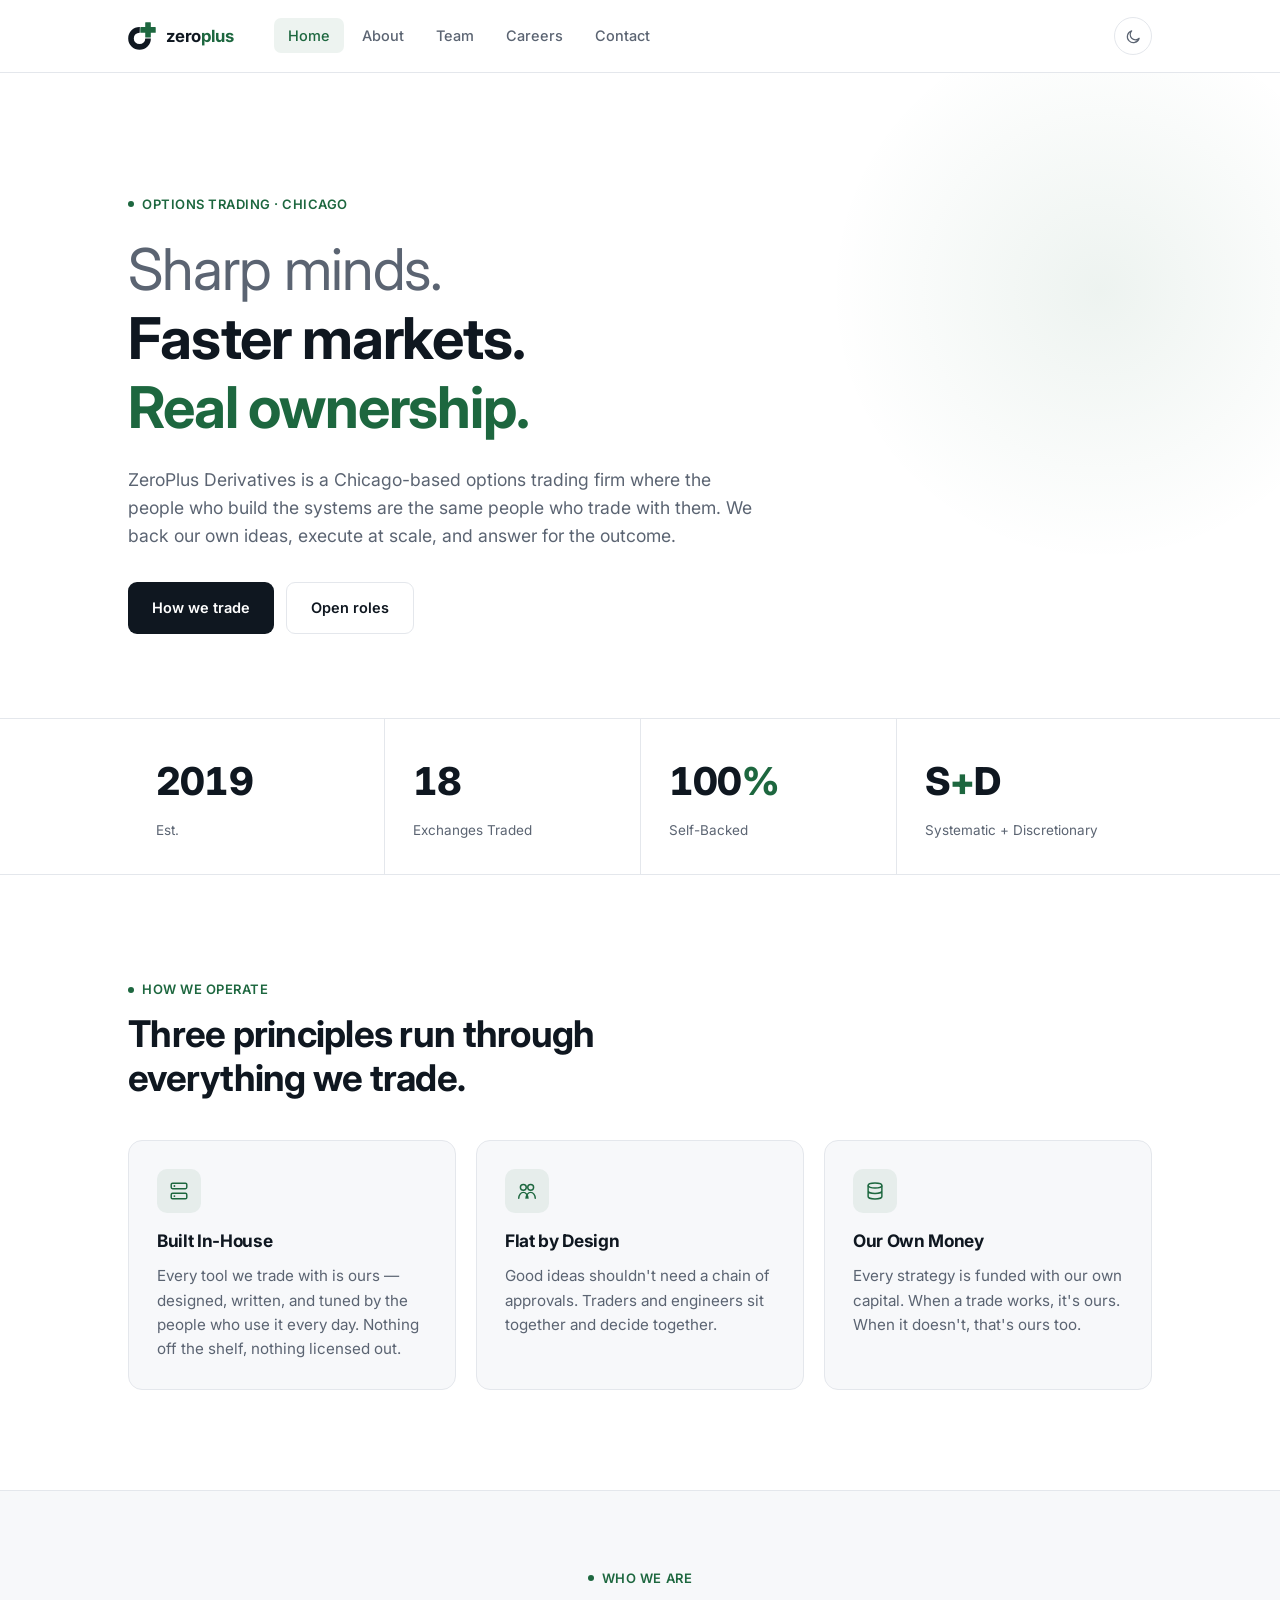
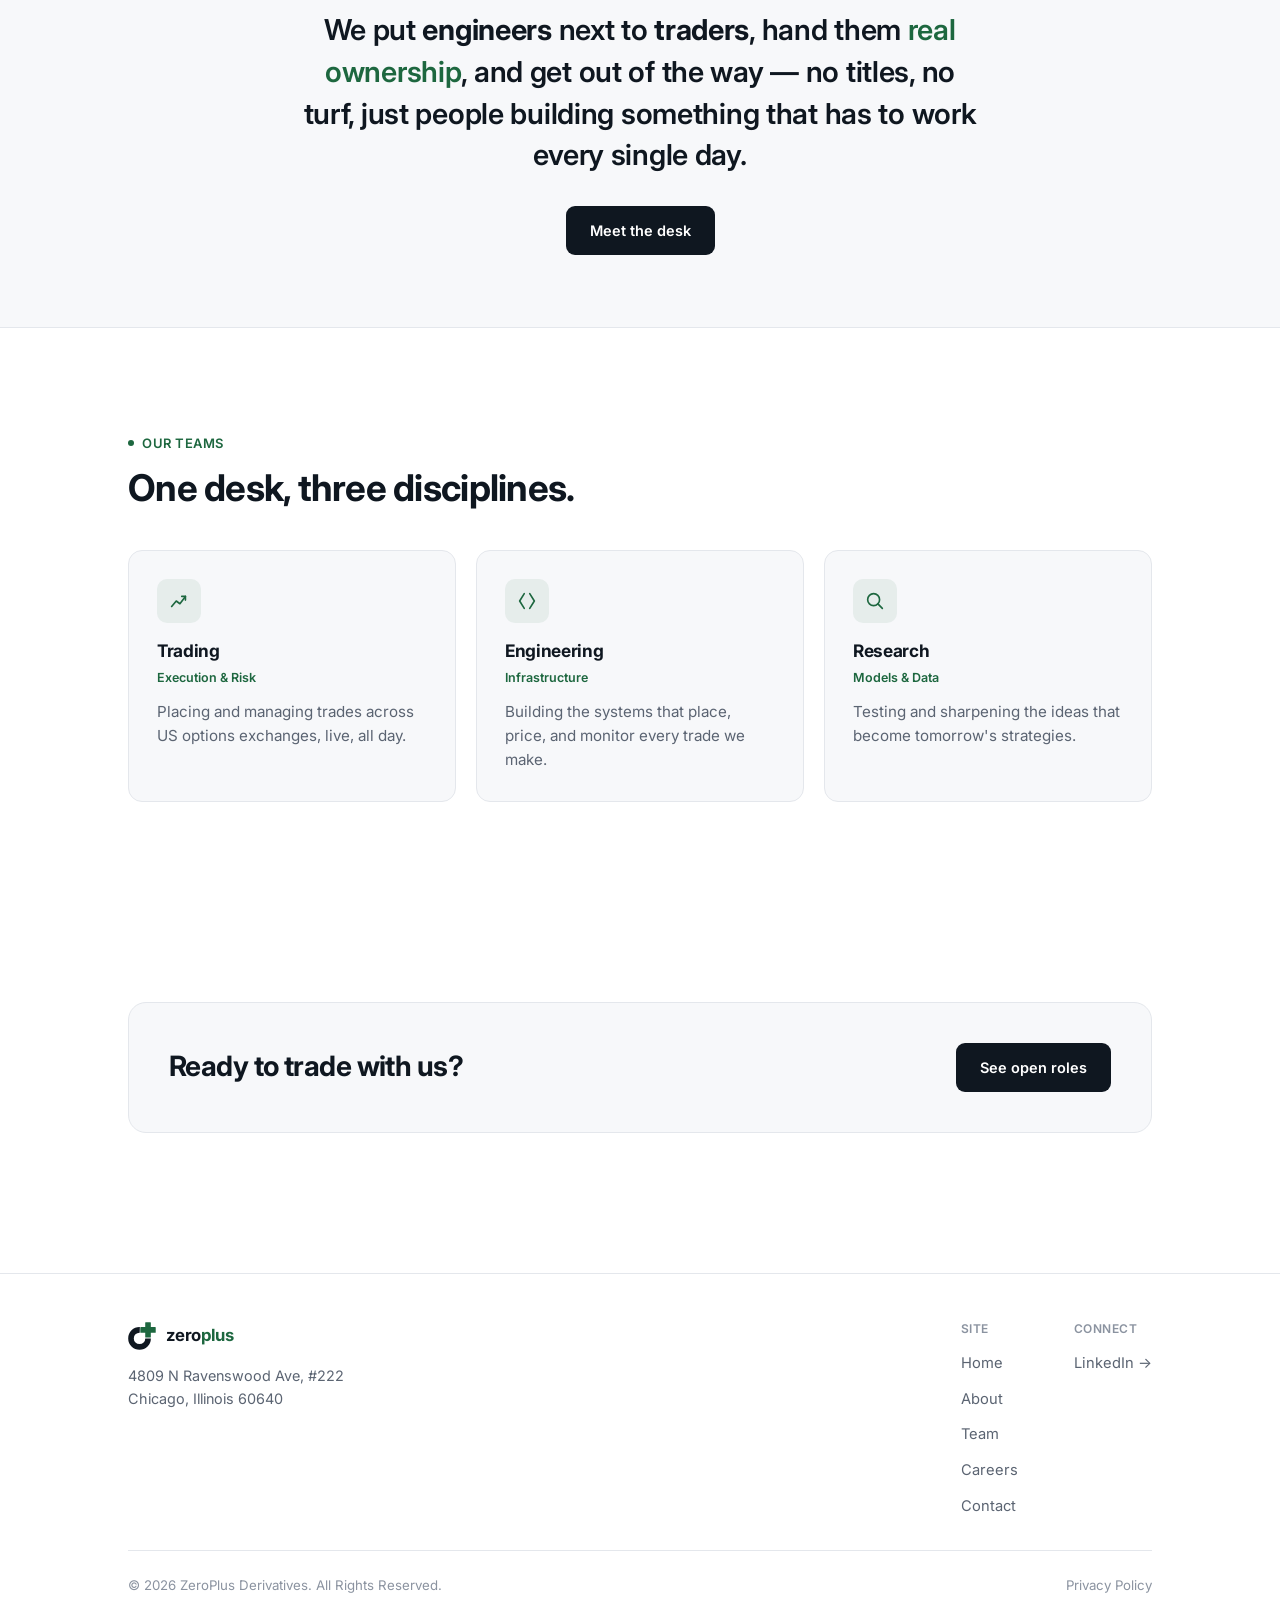
<file: index.html>
<!DOCTYPE html>
<html lang="en">
<head>
<meta charset="UTF-8">
<meta name="viewport" content="width=device-width, initial-scale=1.0">
<title>ZeroPlus Derivatives</title>
<meta name="description" content="ZeroPlus Derivatives is a Chicago-based options trading firm where traders and engineers build the systems they trade with, and fund every strategy themselves.">
<link rel="icon" href="assets/logo-mark.png">
<link rel="stylesheet" href="css/theme.css">
</head>
<body>

<nav class="site-nav" aria-label="Primary">
  <div class="wrap bar">
    <a href="index.html" class="brand">
      <svg viewBox="0 0 100 100" xmlns="http://www.w3.org/2000/svg" aria-hidden="true">
        <circle cx="41.2" cy="58.5" r="30.5" fill="none" stroke-width="20" stroke-dasharray="143.73 47.91" style="stroke: var(--ink);"/>
        <g transform="translate(71.5 28.2)">
          <rect x="-10" y="-27.5" width="20" height="55" rx="2" style="fill: var(--accent);"/>
          <rect x="-27.5" y="-10" width="55" height="20" rx="2" style="fill: var(--accent);"/>
        </g>
      </svg>
      <span class="word">zero<span class="g">plus</span></span>
    </a>
    <ul class="nav-links">
      <li><a href="index.html" class="is-active">Home</a></li>
      <li><a href="about.html">About</a></li>
      <li><a href="team.html">Team</a></li>
      <li><a href="careers.html">Careers</a></li>
      <li><a href="contact.html">Contact</a></li>
    </ul>
    <div class="nav-right">
      <button class="theme-toggle" aria-label="Toggle light and dark mode">
        <svg class="icon-moon" viewBox="0 0 24 24" fill="none"><path d="M20 14.5A8.5 8.5 0 1 1 9.5 4a7 7 0 0 0 10.5 10.5Z" stroke="currentColor" stroke-width="1.7" stroke-linejoin="round"/></svg>
        <svg class="icon-sun" viewBox="0 0 24 24" fill="none"><circle cx="12" cy="12" r="4.2" stroke="currentColor" stroke-width="1.7"/><path d="M12 2.5v2.3M12 19.2v2.3M4.9 4.9l1.6 1.6M17.5 17.5l1.6 1.6M2.5 12h2.3M19.2 12h2.3M4.9 19.1l1.6-1.6M17.5 6.5l1.6-1.6" stroke="currentColor" stroke-width="1.7" stroke-linecap="round"/></svg>
      </button>
      <button class="nav-toggle-mobile" aria-label="Toggle menu" aria-expanded="false">
        <svg width="18" height="14" viewBox="0 0 18 14" fill="none" xmlns="http://www.w3.org/2000/svg">
          <path d="M0 1H18M0 7H18M0 13H18" stroke="currentColor" stroke-width="1.6"/>
        </svg>
      </button>
    </div>
  </div>
</nav>

<div class="main">
<main>

  <!-- HERO -->
  <section class="hero">
    <div class="hero-glow" aria-hidden="true"></div>
    <div class="wrap">
      <div class="hero-inner">
        <span class="eyebrow">Options Trading &middot; Chicago</span>
        <h1><span class="thin">Sharp minds.</span>Faster markets.<span class="accent">Real ownership.</span></h1>
        <p class="lede">ZeroPlus Derivatives is a Chicago-based options trading firm where the people who build the systems are the same people who trade with them. We back our own ideas, execute at scale, and answer for the outcome.</p>
        <div class="cta-row">
          <a href="about.html" class="btn btn-solid">How we trade</a>
          <a href="careers.html" class="btn btn-line">Open roles</a>
        </div>
      </div>
    </div>
  </section>

  <!-- STATS -->
  <div class="stat-strip">
    <div class="wrap">
      <div class="stat-grid">
        <div class="stat-cell"><div class="val" data-target="2019">0</div><div class="lbl">Est.</div></div>
        <div class="stat-cell"><div class="val" data-target="18">0</div><div class="lbl">Exchanges Traded</div></div>
        <div class="stat-cell"><div class="val" data-target="100"><span>0</span><span class="u">%</span></div><div class="lbl">Self-Backed</div></div>
        <div class="stat-cell"><div class="val">S<span class="u">+</span>D</div><div class="lbl">Systematic + Discretionary</div></div>
      </div>
    </div>
  </div>

  <!-- HOW WE OPERATE -->
  <section class="block reveal">
    <div class="wrap">
      <div class="section-head">
        <span class="eyebrow">How We Operate</span>
        <h2>Three principles run through everything we trade.</h2>
      </div>
      <div class="card-grid">
        <div class="card">
          <div class="card-icon"><svg viewBox="0 0 24 24" fill="none"><rect x="3.5" y="3.5" width="17" height="6" rx="1.5" stroke="currentColor" stroke-width="1.6"/><rect x="3.5" y="14.5" width="17" height="6" rx="1.5" stroke="currentColor" stroke-width="1.6"/><path d="M7 6.5h.01M7 17.5h.01" stroke="currentColor" stroke-width="2" stroke-linecap="round"/></svg></div>
          <h3>Built In-House</h3>
          <p>Every tool we trade with is ours &mdash; designed, written, and tuned by the people who use it every day. Nothing off the shelf, nothing licensed out.</p>
        </div>
        <div class="card">
          <div class="card-icon"><svg viewBox="0 0 24 24" fill="none"><circle cx="8" cy="8" r="3.2" stroke="currentColor" stroke-width="1.6"/><circle cx="16" cy="8" r="3.2" stroke="currentColor" stroke-width="1.6"/><path d="M3 20c0-3.6 2.3-6.5 5-6.5s5 2.9 5 6.5M11 20c0-3.6 2.3-6.5 5-6.5s5 2.9 5 6.5" stroke="currentColor" stroke-width="1.6" stroke-linecap="round"/></svg></div>
          <h3>Flat by Design</h3>
          <p>Good ideas shouldn't need a chain of approvals. Traders and engineers sit together and decide together.</p>
        </div>
        <div class="card">
          <div class="card-icon"><svg viewBox="0 0 24 24" fill="none"><ellipse cx="12" cy="6" rx="7.5" ry="2.8" stroke="currentColor" stroke-width="1.6"/><path d="M4.5 6v6c0 1.5 3.4 2.8 7.5 2.8s7.5-1.3 7.5-2.8V6M4.5 12v6c0 1.5 3.4 2.8 7.5 2.8s7.5-1.3 7.5-2.8v-6" stroke="currentColor" stroke-width="1.6"/></svg></div>
          <h3>Our Own Money</h3>
          <p>Every strategy is funded with our own capital. When a trade works, it's ours. When it doesn't, that's ours too.</p>
        </div>
      </div>
    </div>
  </section>

  <!-- STATEMENT -->
  <section class="statement reveal">
    <div class="wrap">
      <span class="eyebrow">Who We Are</span>
      <blockquote>We put <strong>engineers</strong> next to <strong>traders</strong>, hand them <span class="accent">real ownership</span>, and get out of the way &mdash; no titles, no turf, just people building something that has to work every single day.</blockquote>
      <div class="cta-row">
        <a href="team.html" class="btn btn-solid">Meet the desk</a>
      </div>
    </div>
  </section>

  <!-- TEAM PREVIEW -->
  <section class="block reveal">
    <div class="wrap">
      <div class="section-head">
        <span class="eyebrow">Our Teams</span>
        <h2>One desk, three disciplines.</h2>
      </div>
      <div class="card-grid">
        <div class="card">
          <div class="card-icon"><svg viewBox="0 0 24 24" fill="none"><path d="M4 18l5-6 4 3 6-8" stroke="currentColor" stroke-width="1.8" stroke-linecap="round" stroke-linejoin="round"/><path d="M15 7h4v4" stroke="currentColor" stroke-width="1.8" stroke-linecap="round" stroke-linejoin="round"/></svg></div>
          <h3>Trading</h3>
          <span class="role">Execution &amp; Risk</span>
          <p>Placing and managing trades across US options exchanges, live, all day.</p>
        </div>
        <div class="card">
          <div class="card-icon"><svg viewBox="0 0 24 24" fill="none"><path d="M9 4l-5 8 5 8M15 4l5 8-5 8" stroke="currentColor" stroke-width="1.8" stroke-linecap="round" stroke-linejoin="round"/></svg></div>
          <h3>Engineering</h3>
          <span class="role">Infrastructure</span>
          <p>Building the systems that place, price, and monitor every trade we make.</p>
        </div>
        <div class="card">
          <div class="card-icon"><svg viewBox="0 0 24 24" fill="none"><circle cx="10.5" cy="10.5" r="6.5" stroke="currentColor" stroke-width="1.8"/><path d="M20 20l-4.8-4.8" stroke="currentColor" stroke-width="1.8" stroke-linecap="round"/></svg></div>
          <h3>Research</h3>
          <span class="role">Models &amp; Data</span>
          <p>Testing and sharpening the ideas that become tomorrow's strategies.</p>
        </div>
      </div>
    </div>
  </section>

  <!-- CTA -->
  <section class="block reveal">
    <div class="wrap">
      <div class="cta-band">
        <h2>Ready to trade with us?</h2>
        <a href="careers.html" class="btn btn-solid">See open roles</a>
      </div>
    </div>
  </section>

</main>
</div>

<footer class="site-foot">
  <div class="wrap">
    <div class="foot-top">
      <div class="foot-brand">
        <a href="index.html" class="brand" style="margin-bottom: 4px;">
          <svg viewBox="0 0 100 100" xmlns="http://www.w3.org/2000/svg" aria-hidden="true">
            <circle cx="41.2" cy="58.5" r="30.5" fill="none" stroke-width="20" stroke-dasharray="143.73 47.91" style="stroke: var(--ink);"/>
            <g transform="translate(71.5 28.2)">
              <rect x="-10" y="-27.5" width="20" height="55" rx="2" style="fill: var(--accent);"/>
              <rect x="-27.5" y="-10" width="55" height="20" rx="2" style="fill: var(--accent);"/>
            </g>
          </svg>
          <span class="word">zero<span class="g">plus</span></span>
        </a>
        <address>4809 N Ravenswood Ave, #222<br>Chicago, Illinois 60640</address>
      </div>
      <div class="foot-nav">
        <div>
          <h4>Site</h4>
          <ul>
            <li><a href="index.html">Home</a></li>
            <li><a href="about.html">About</a></li>
            <li><a href="team.html">Team</a></li>
            <li><a href="careers.html">Careers</a></li>
            <li><a href="contact.html">Contact</a></li>
          </ul>
        </div>
        <div>
          <h4>Connect</h4>
          <ul>
            <li><a href="https://www.linkedin.com/company/zeroplus-derivatives-llc/" target="_blank" rel="noopener">LinkedIn &rarr;</a></li>
          </ul>
        </div>
      </div>
    </div>
    <div class="foot-bottom">
      <span>&copy; 2026 ZeroPlus Derivatives. All Rights Reserved.</span>
      <a href="#">Privacy Policy</a>
    </div>
  </div>
</footer>

<script src="js/main.js"></script>
</body>
</html>
</file>
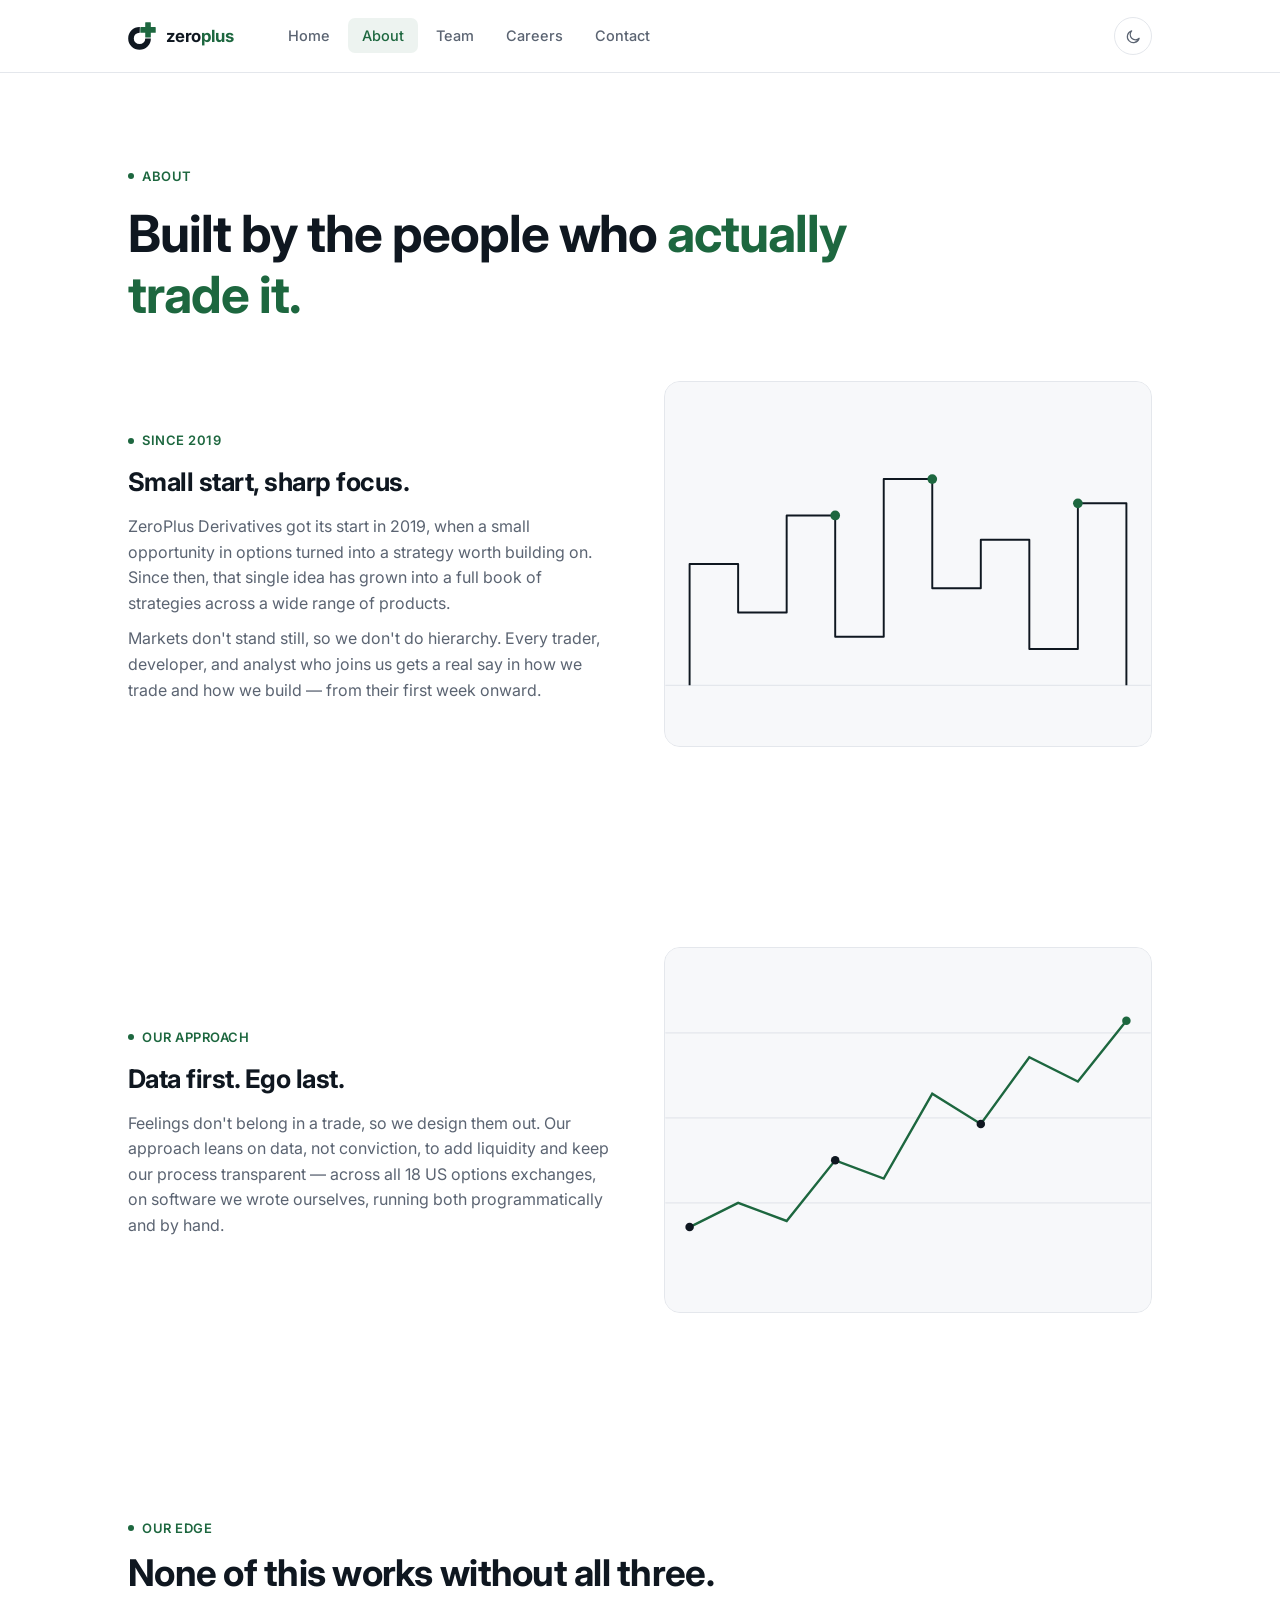
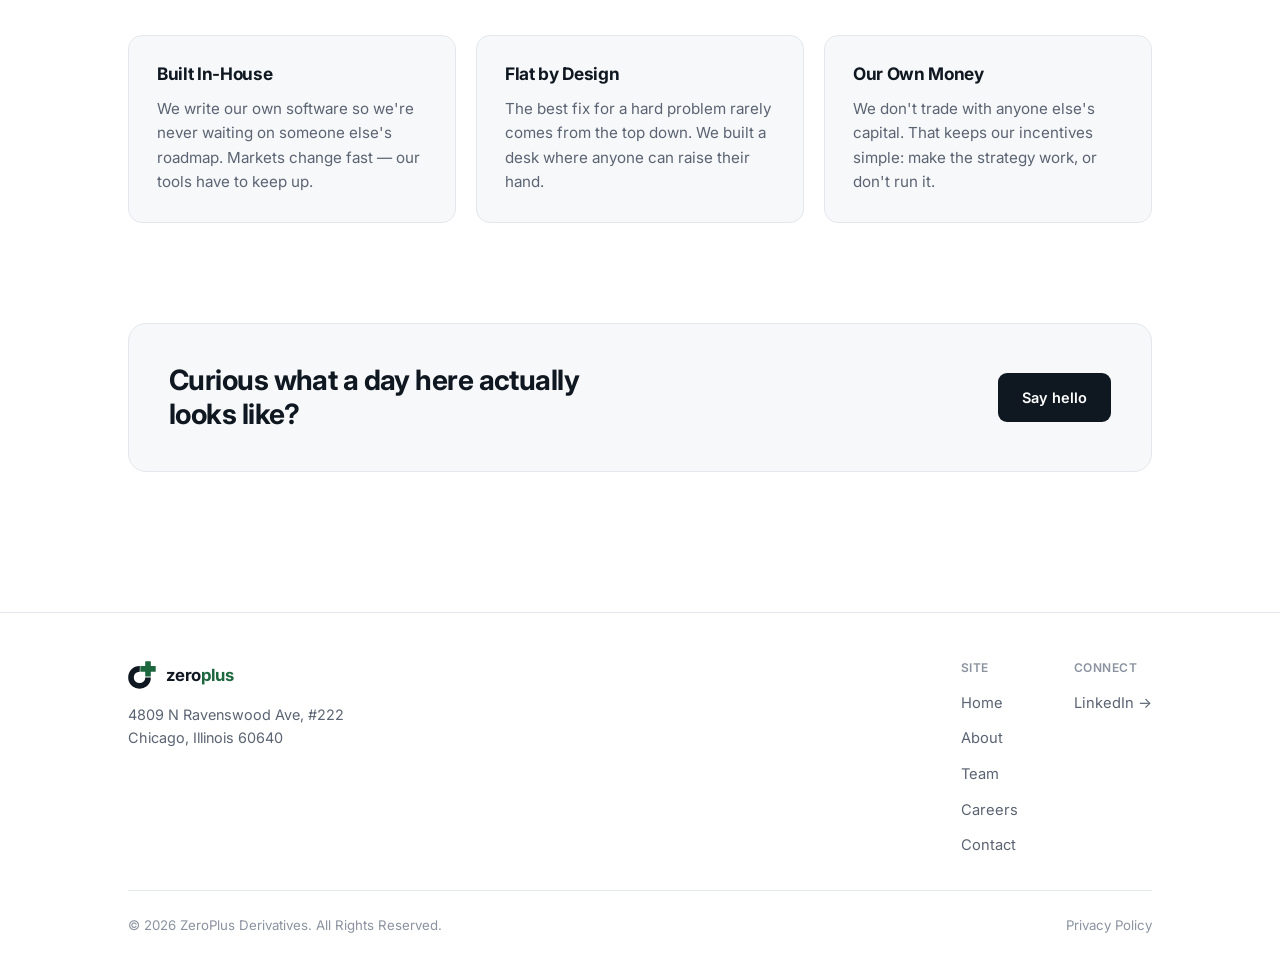
<file: about.html>
<!DOCTYPE html>
<html lang="en">
<head>
<meta charset="UTF-8">
<meta name="viewport" content="width=device-width, initial-scale=1.0">
<title>About &mdash; ZeroPlus Derivatives</title>
<meta name="description" content="ZeroPlus Derivatives has traded its own capital across 18 US options exchanges since 2019, on software built entirely in-house.">
<link rel="icon" href="assets/logo-mark.png">
<link rel="stylesheet" href="css/theme.css">
</head>
<body>

<nav class="site-nav" aria-label="Primary">
  <div class="wrap bar">
    <a href="index.html" class="brand">
      <svg viewBox="0 0 100 100" xmlns="http://www.w3.org/2000/svg" aria-hidden="true">
        <circle cx="41.2" cy="58.5" r="30.5" fill="none" stroke-width="20" stroke-dasharray="143.73 47.91" style="stroke: var(--ink);"/>
        <g transform="translate(71.5 28.2)">
          <rect x="-10" y="-27.5" width="20" height="55" rx="2" style="fill: var(--accent);"/>
          <rect x="-27.5" y="-10" width="55" height="20" rx="2" style="fill: var(--accent);"/>
        </g>
      </svg>
      <span class="word">zero<span class="g">plus</span></span>
    </a>
    <ul class="nav-links">
      <li><a href="index.html">Home</a></li>
      <li><a href="about.html" class="is-active">About</a></li>
      <li><a href="team.html">Team</a></li>
      <li><a href="careers.html">Careers</a></li>
      <li><a href="contact.html">Contact</a></li>
    </ul>
    <div class="nav-right">
      <button class="theme-toggle" aria-label="Toggle light and dark mode">
        <svg class="icon-moon" viewBox="0 0 24 24" fill="none"><path d="M20 14.5A8.5 8.5 0 1 1 9.5 4a7 7 0 0 0 10.5 10.5Z" stroke="currentColor" stroke-width="1.7" stroke-linejoin="round"/></svg>
        <svg class="icon-sun" viewBox="0 0 24 24" fill="none"><circle cx="12" cy="12" r="4.2" stroke="currentColor" stroke-width="1.7"/><path d="M12 2.5v2.3M12 19.2v2.3M4.9 4.9l1.6 1.6M17.5 17.5l1.6 1.6M2.5 12h2.3M19.2 12h2.3M4.9 19.1l1.6-1.6M17.5 6.5l1.6-1.6" stroke="currentColor" stroke-width="1.7" stroke-linecap="round"/></svg>
      </button>
      <button class="nav-toggle-mobile" aria-label="Toggle menu" aria-expanded="false">
        <svg width="18" height="14" viewBox="0 0 18 14" fill="none" xmlns="http://www.w3.org/2000/svg">
          <path d="M0 1H18M0 7H18M0 13H18" stroke="currentColor" stroke-width="1.6"/>
        </svg>
      </button>
    </div>
  </div>
</nav>

<div class="main">
<main>

  <!-- PAGE INTRO -->
  <section class="wrap" style="padding-top: clamp(56px, 8vw, 88px); padding-bottom: clamp(40px, 6vw, 56px);">
    <span class="eyebrow">About</span>
    <h1 style="margin-top:16px; font-size: clamp(2rem, 4.4vw, 3.2rem); max-width: 780px;">Built by the people who <span style="color: var(--accent);">actually trade it.</span></h1>
  </section>

  <!-- SINCE 2019 -->
  <section class="block reveal" style="padding-top:0;">
    <div class="wrap">
      <div class="split">
        <div class="split-text">
          <span class="eyebrow">Since 2019</span>
          <h3 style="margin-top:16px;">Small start, sharp focus.</h3>
          <p>ZeroPlus Derivatives got its start in 2019, when a small opportunity in options turned into a strategy worth building on. Since then, that single idea has grown into a full book of strategies across a wide range of products.</p>
          <p>Markets don't stand still, so we don't do hierarchy. Every trader, developer, and analyst who joins us gets a real say in how we trade and how we build &mdash; from their first week onward.</p>
        </div>
        <div class="art-panel">
          <svg viewBox="0 0 400 300" aria-hidden="true">
            <rect width="400" height="300" style="fill: var(--surface);"/>
            <g style="stroke: var(--line);" stroke-width="1">
              <line x1="0" y1="250" x2="400" y2="250"/>
            </g>
            <polyline points="20,250 20,150 60,150 60,190 100,190 100,110 140,110 140,210 180,210 180,80 220,80 220,170 260,170 260,130 300,130 300,220 340,220 340,100 380,100 380,250"
              fill="none" style="stroke: var(--ink);" stroke-width="1.6" stroke-linejoin="round"/>
            <circle cx="140" cy="110" r="4" style="fill: var(--accent);"/>
            <circle cx="220" cy="80" r="4" style="fill: var(--accent);"/>
            <circle cx="340" cy="100" r="4" style="fill: var(--accent);"/>
          </svg>
        </div>
      </div>
    </div>
  </section>

  <!-- OUR APPROACH -->
  <section class="block reveal">
    <div class="wrap">
      <div class="split reverse">
        <div class="art-panel">
          <svg viewBox="0 0 400 300" aria-hidden="true">
            <rect width="400" height="300" style="fill: var(--surface);"/>
            <g style="stroke: var(--line);" stroke-width="1">
              <line x1="0" y1="70" x2="400" y2="70"/>
              <line x1="0" y1="140" x2="400" y2="140"/>
              <line x1="0" y1="210" x2="400" y2="210"/>
            </g>
            <polyline points="20,230 60,210 100,225 140,175 180,190 220,120 260,145 300,90 340,110 380,60"
              fill="none" style="stroke: var(--accent);" stroke-width="2"/>
            <circle cx="20" cy="230" r="3.5" style="fill: var(--ink);"/>
            <circle cx="140" cy="175" r="3.5" style="fill: var(--ink);"/>
            <circle cx="260" cy="145" r="3.5" style="fill: var(--ink);"/>
            <circle cx="380" cy="60" r="3.5" style="fill: var(--accent);"/>
          </svg>
        </div>
        <div class="split-text">
          <span class="eyebrow">Our Approach</span>
          <h3 style="margin-top:16px;">Data first. Ego last.</h3>
          <p>Feelings don't belong in a trade, so we design them out. Our approach leans on data, not conviction, to add liquidity and keep our process transparent &mdash; across all 18 US options exchanges, on software we wrote ourselves, running both programmatically and by hand.</p>
        </div>
      </div>
    </div>
  </section>

  <!-- OUR EDGE -->
  <section class="block reveal">
    <div class="wrap">
      <div class="section-head">
        <span class="eyebrow">Our Edge</span>
        <h2>None of this works without all three.</h2>
      </div>
      <div class="card-grid">
        <div class="card">
          <h3>Built In-House</h3>
          <p>We write our own software so we're never waiting on someone else's roadmap. Markets change fast &mdash; our tools have to keep up.</p>
        </div>
        <div class="card">
          <h3>Flat by Design</h3>
          <p>The best fix for a hard problem rarely comes from the top down. We built a desk where anyone can raise their hand.</p>
        </div>
        <div class="card">
          <h3>Our Own Money</h3>
          <p>We don't trade with anyone else's capital. That keeps our incentives simple: make the strategy work, or don't run it.</p>
        </div>
      </div>
    </div>
  </section>

  <!-- CTA -->
  <section class="block reveal" style="padding-top:0;">
    <div class="wrap">
      <div class="cta-band">
        <h2>Curious what a day here actually looks like?</h2>
        <a href="contact.html" class="btn btn-solid">Say hello</a>
      </div>
    </div>
  </section>

</main>
</div>

<footer class="site-foot">
  <div class="wrap">
    <div class="foot-top">
      <div class="foot-brand">
        <a href="index.html" class="brand" style="margin-bottom: 4px;">
          <svg viewBox="0 0 100 100" xmlns="http://www.w3.org/2000/svg" aria-hidden="true">
            <circle cx="41.2" cy="58.5" r="30.5" fill="none" stroke-width="20" stroke-dasharray="143.73 47.91" style="stroke: var(--ink);"/>
            <g transform="translate(71.5 28.2)">
              <rect x="-10" y="-27.5" width="20" height="55" rx="2" style="fill: var(--accent);"/>
              <rect x="-27.5" y="-10" width="55" height="20" rx="2" style="fill: var(--accent);"/>
            </g>
          </svg>
          <span class="word">zero<span class="g">plus</span></span>
        </a>
        <address>4809 N Ravenswood Ave, #222<br>Chicago, Illinois 60640</address>
      </div>
      <div class="foot-nav">
        <div>
          <h4>Site</h4>
          <ul>
            <li><a href="index.html">Home</a></li>
            <li><a href="about.html">About</a></li>
            <li><a href="team.html">Team</a></li>
            <li><a href="careers.html">Careers</a></li>
            <li><a href="contact.html">Contact</a></li>
          </ul>
        </div>
        <div>
          <h4>Connect</h4>
          <ul>
            <li><a href="https://www.linkedin.com/company/zeroplus-derivatives-llc/" target="_blank" rel="noopener">LinkedIn &rarr;</a></li>
          </ul>
        </div>
      </div>
    </div>
    <div class="foot-bottom">
      <span>&copy; 2026 ZeroPlus Derivatives. All Rights Reserved.</span>
      <a href="#">Privacy Policy</a>
    </div>
  </div>
</footer>

<script src="js/main.js"></script>
</body>
</html>
</file>
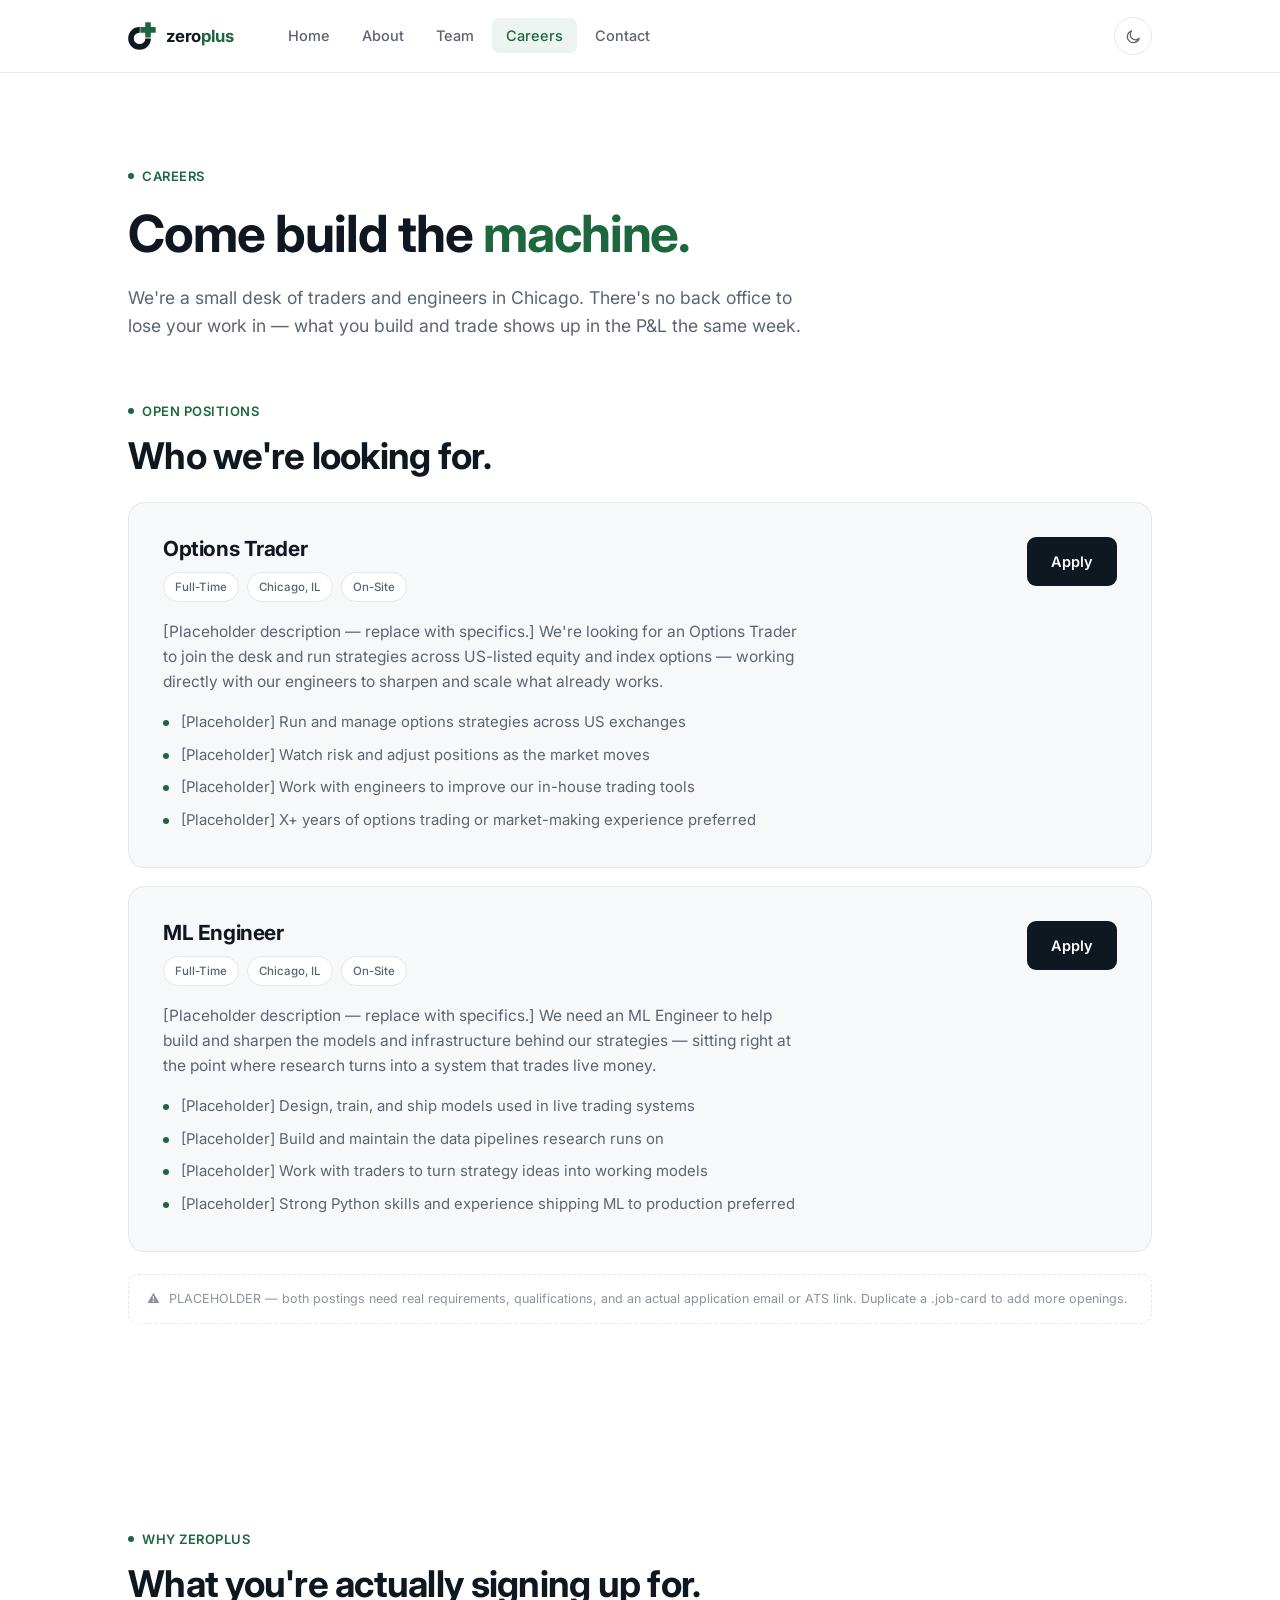
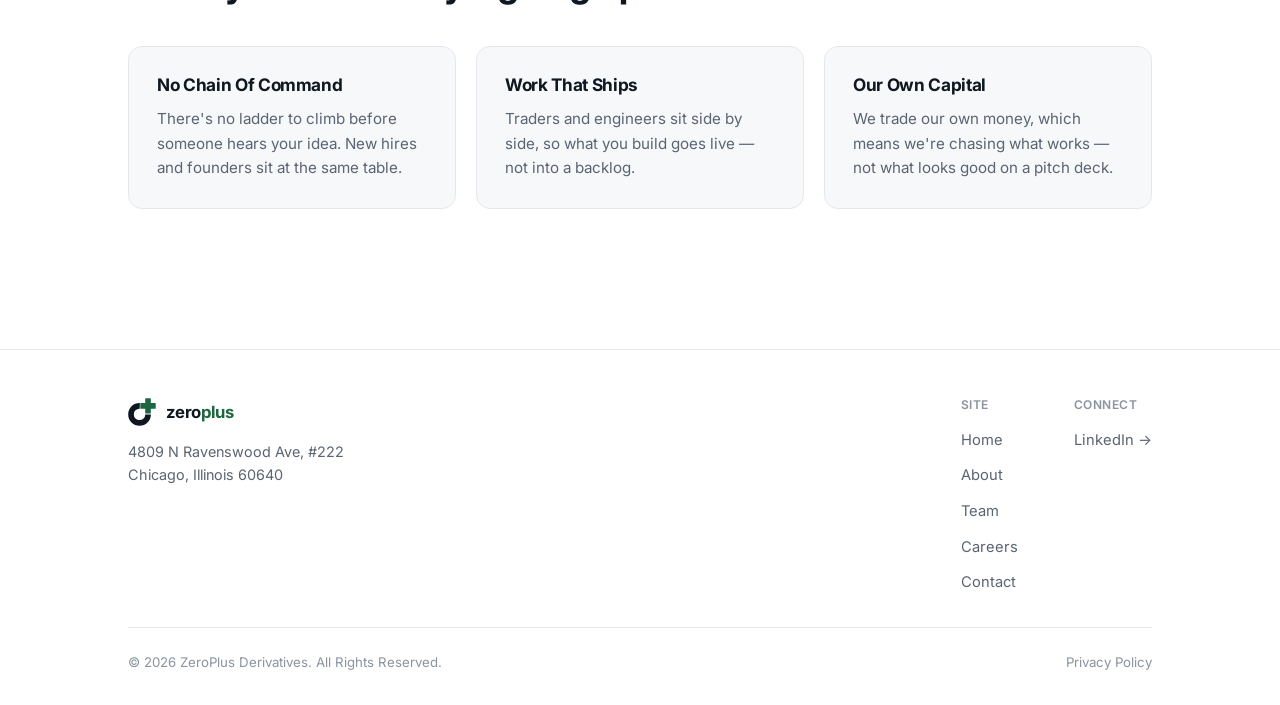
<file: careers.html>
<!DOCTYPE html>
<html lang="en">
<head>
<meta charset="UTF-8">
<meta name="viewport" content="width=device-width, initial-scale=1.0">
<title>Careers &mdash; ZeroPlus Derivatives</title>
<meta name="description" content="ZeroPlus Derivatives is hiring traders and engineers in Chicago &mdash; a small desk where your work ships straight into live trading.">
<link rel="icon" href="assets/logo-mark.png">
<link rel="stylesheet" href="css/theme.css">
</head>
<body>

<nav class="site-nav" aria-label="Primary">
  <div class="wrap bar">
    <a href="index.html" class="brand">
      <svg viewBox="0 0 100 100" xmlns="http://www.w3.org/2000/svg" aria-hidden="true">
        <circle cx="41.2" cy="58.5" r="30.5" fill="none" stroke-width="20" stroke-dasharray="143.73 47.91" style="stroke: var(--ink);"/>
        <g transform="translate(71.5 28.2)">
          <rect x="-10" y="-27.5" width="20" height="55" rx="2" style="fill: var(--accent);"/>
          <rect x="-27.5" y="-10" width="55" height="20" rx="2" style="fill: var(--accent);"/>
        </g>
      </svg>
      <span class="word">zero<span class="g">plus</span></span>
    </a>
    <ul class="nav-links">
      <li><a href="index.html">Home</a></li>
      <li><a href="about.html">About</a></li>
      <li><a href="team.html">Team</a></li>
      <li><a href="careers.html" class="is-active">Careers</a></li>
      <li><a href="contact.html">Contact</a></li>
    </ul>
    <div class="nav-right">
      <button class="theme-toggle" aria-label="Toggle light and dark mode">
        <svg class="icon-moon" viewBox="0 0 24 24" fill="none"><path d="M20 14.5A8.5 8.5 0 1 1 9.5 4a7 7 0 0 0 10.5 10.5Z" stroke="currentColor" stroke-width="1.7" stroke-linejoin="round"/></svg>
        <svg class="icon-sun" viewBox="0 0 24 24" fill="none"><circle cx="12" cy="12" r="4.2" stroke="currentColor" stroke-width="1.7"/><path d="M12 2.5v2.3M12 19.2v2.3M4.9 4.9l1.6 1.6M17.5 17.5l1.6 1.6M2.5 12h2.3M19.2 12h2.3M4.9 19.1l1.6-1.6M17.5 6.5l1.6-1.6" stroke="currentColor" stroke-width="1.7" stroke-linecap="round"/></svg>
      </button>
      <button class="nav-toggle-mobile" aria-label="Toggle menu" aria-expanded="false">
        <svg width="18" height="14" viewBox="0 0 18 14" fill="none" xmlns="http://www.w3.org/2000/svg">
          <path d="M0 1H18M0 7H18M0 13H18" stroke="currentColor" stroke-width="1.6"/>
        </svg>
      </button>
    </div>
  </div>
</nav>

<div class="main">
<main>

  <!-- PAGE INTRO -->
  <section class="wrap" style="padding-top: clamp(56px, 8vw, 88px); padding-bottom: clamp(40px, 6vw, 56px);">
    <span class="eyebrow">Careers</span>
    <h1 style="margin-top:16px; font-size: clamp(2rem, 4.4vw, 3.2rem); max-width: 780px;">Come build the <span style="color: var(--accent);">machine.</span></h1>
    <p style="margin-top:20px; color: var(--muted); font-size:1.1rem; max-width:62ch;">We're a small desk of traders and engineers in Chicago. There's no back office to lose your work in &mdash; what you build and trade shows up in the P&amp;L the same week.</p>
  </section>

  <!-- OPEN ROLES -->
  <section class="block reveal" style="padding-top:0;">
    <div class="wrap">
      <div class="section-head" style="margin-bottom:24px;">
        <span class="eyebrow">Open Positions</span>
        <h2>Who we're looking for.</h2>
      </div>

      <div class="job-card">
        <div class="job-top">
          <div>
            <h3>Options Trader</h3>
            <div class="job-tags"><span>Full-Time</span><span>Chicago, IL</span><span>On-Site</span></div>
          </div>
          <a href="mailto:careers@zeroplusderivatives.com?subject=Options%20Trader%20Application" class="btn btn-solid">Apply</a>
        </div>
        <p class="job-desc">[Placeholder description &mdash; replace with specifics.] We're looking for an Options Trader to join the desk and run strategies across US-listed equity and index options &mdash; working directly with our engineers to sharpen and scale what already works.</p>
        <ul>
          <li>[Placeholder] Run and manage options strategies across US exchanges</li>
          <li>[Placeholder] Watch risk and adjust positions as the market moves</li>
          <li>[Placeholder] Work with engineers to improve our in-house trading tools</li>
          <li>[Placeholder] X+ years of options trading or market-making experience preferred</li>
        </ul>
      </div>

      <div class="job-card">
        <div class="job-top">
          <div>
            <h3>ML Engineer</h3>
            <div class="job-tags"><span>Full-Time</span><span>Chicago, IL</span><span>On-Site</span></div>
          </div>
          <a href="mailto:careers@zeroplusderivatives.com?subject=ML%20Engineer%20Application" class="btn btn-solid">Apply</a>
        </div>
        <p class="job-desc">[Placeholder description &mdash; replace with specifics.] We need an ML Engineer to help build and sharpen the models and infrastructure behind our strategies &mdash; sitting right at the point where research turns into a system that trades live money.</p>
        <ul>
          <li>[Placeholder] Design, train, and ship models used in live trading systems</li>
          <li>[Placeholder] Build and maintain the data pipelines research runs on</li>
          <li>[Placeholder] Work with traders to turn strategy ideas into working models</li>
          <li>[Placeholder] Strong Python skills and experience shipping ML to production preferred</li>
        </ul>
      </div>

      <div class="note">
        <span>&#9888;</span>
        <span>PLACEHOLDER &mdash; both postings need real requirements, qualifications, and an actual application email or ATS link. Duplicate a .job-card to add more openings.</span>
      </div>
    </div>
  </section>

  <!-- WHY ZEROPLUS -->
  <section class="block reveal">
    <div class="wrap">
      <div class="section-head">
        <span class="eyebrow">Why ZeroPlus</span>
        <h2>What you're actually signing up for.</h2>
      </div>
      <div class="card-grid">
        <div class="card">
          <h3>No Chain Of Command</h3>
          <p>There's no ladder to climb before someone hears your idea. New hires and founders sit at the same table.</p>
        </div>
        <div class="card">
          <h3>Work That Ships</h3>
          <p>Traders and engineers sit side by side, so what you build goes live &mdash; not into a backlog.</p>
        </div>
        <div class="card">
          <h3>Our Own Capital</h3>
          <p>We trade our own money, which means we're chasing what works &mdash; not what looks good on a pitch deck.</p>
        </div>
      </div>
    </div>
  </section>

</main>
</div>

<footer class="site-foot">
  <div class="wrap">
    <div class="foot-top">
      <div class="foot-brand">
        <a href="index.html" class="brand" style="margin-bottom: 4px;">
          <svg viewBox="0 0 100 100" xmlns="http://www.w3.org/2000/svg" aria-hidden="true">
            <circle cx="41.2" cy="58.5" r="30.5" fill="none" stroke-width="20" stroke-dasharray="143.73 47.91" style="stroke: var(--ink);"/>
            <g transform="translate(71.5 28.2)">
              <rect x="-10" y="-27.5" width="20" height="55" rx="2" style="fill: var(--accent);"/>
              <rect x="-27.5" y="-10" width="55" height="20" rx="2" style="fill: var(--accent);"/>
            </g>
          </svg>
          <span class="word">zero<span class="g">plus</span></span>
        </a>
        <address>4809 N Ravenswood Ave, #222<br>Chicago, Illinois 60640</address>
      </div>
      <div class="foot-nav">
        <div>
          <h4>Site</h4>
          <ul>
            <li><a href="index.html">Home</a></li>
            <li><a href="about.html">About</a></li>
            <li><a href="team.html">Team</a></li>
            <li><a href="careers.html">Careers</a></li>
            <li><a href="contact.html">Contact</a></li>
          </ul>
        </div>
        <div>
          <h4>Connect</h4>
          <ul>
            <li><a href="https://www.linkedin.com/company/zeroplus-derivatives-llc/" target="_blank" rel="noopener">LinkedIn &rarr;</a></li>
          </ul>
        </div>
      </div>
    </div>
    <div class="foot-bottom">
      <span>&copy; 2026 ZeroPlus Derivatives. All Rights Reserved.</span>
      <a href="#">Privacy Policy</a>
    </div>
  </div>
</footer>

<script src="js/main.js"></script>
</body>
</html>
</file>
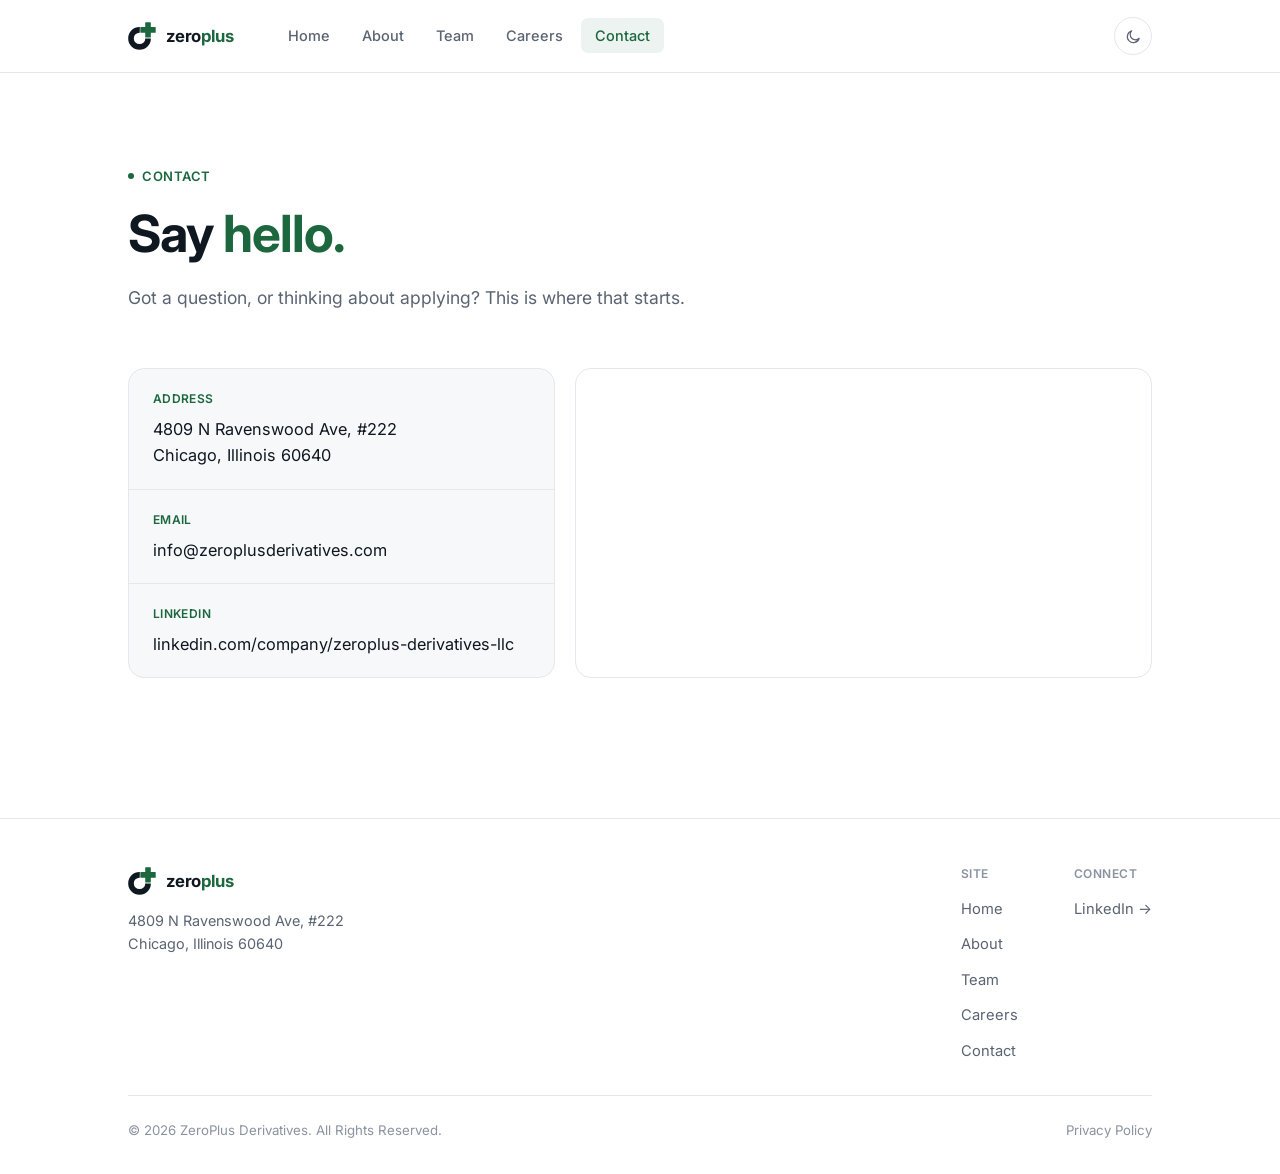
<file: contact.html>
<!DOCTYPE html>
<html lang="en">
<head>
<meta charset="UTF-8">
<meta name="viewport" content="width=device-width, initial-scale=1.0">
<title>Contact &mdash; ZeroPlus Derivatives</title>
<meta name="description" content="Reach ZeroPlus Derivatives in Chicago, Illinois &mdash; questions, applications, or anything else.">
<link rel="icon" href="assets/logo-mark.png">
<link rel="stylesheet" href="css/theme.css">
</head>
<body>

<nav class="site-nav" aria-label="Primary">
  <div class="wrap bar">
    <a href="index.html" class="brand">
      <svg viewBox="0 0 100 100" xmlns="http://www.w3.org/2000/svg" aria-hidden="true">
        <circle cx="41.2" cy="58.5" r="30.5" fill="none" stroke-width="20" stroke-dasharray="143.73 47.91" style="stroke: var(--ink);"/>
        <g transform="translate(71.5 28.2)">
          <rect x="-10" y="-27.5" width="20" height="55" rx="2" style="fill: var(--accent);"/>
          <rect x="-27.5" y="-10" width="55" height="20" rx="2" style="fill: var(--accent);"/>
        </g>
      </svg>
      <span class="word">zero<span class="g">plus</span></span>
    </a>
    <ul class="nav-links">
      <li><a href="index.html">Home</a></li>
      <li><a href="about.html">About</a></li>
      <li><a href="team.html">Team</a></li>
      <li><a href="careers.html">Careers</a></li>
      <li><a href="contact.html" class="is-active">Contact</a></li>
    </ul>
    <div class="nav-right">
      <button class="theme-toggle" aria-label="Toggle light and dark mode">
        <svg class="icon-moon" viewBox="0 0 24 24" fill="none"><path d="M20 14.5A8.5 8.5 0 1 1 9.5 4a7 7 0 0 0 10.5 10.5Z" stroke="currentColor" stroke-width="1.7" stroke-linejoin="round"/></svg>
        <svg class="icon-sun" viewBox="0 0 24 24" fill="none"><circle cx="12" cy="12" r="4.2" stroke="currentColor" stroke-width="1.7"/><path d="M12 2.5v2.3M12 19.2v2.3M4.9 4.9l1.6 1.6M17.5 17.5l1.6 1.6M2.5 12h2.3M19.2 12h2.3M4.9 19.1l1.6-1.6M17.5 6.5l1.6-1.6" stroke="currentColor" stroke-width="1.7" stroke-linecap="round"/></svg>
      </button>
      <button class="nav-toggle-mobile" aria-label="Toggle menu" aria-expanded="false">
        <svg width="18" height="14" viewBox="0 0 18 14" fill="none" xmlns="http://www.w3.org/2000/svg">
          <path d="M0 1H18M0 7H18M0 13H18" stroke="currentColor" stroke-width="1.6"/>
        </svg>
      </button>
    </div>
  </div>
</nav>

<div class="main">
<main>

  <!-- PAGE INTRO -->
  <section class="wrap" style="padding-top: clamp(56px, 8vw, 88px); padding-bottom: clamp(40px, 6vw, 56px);">
    <span class="eyebrow">Contact</span>
    <h1 style="margin-top:16px; font-size: clamp(2rem, 4.4vw, 3.2rem); max-width: 780px;">Say <span style="color: var(--accent);">hello.</span></h1>
    <p style="margin-top:20px; color: var(--muted); font-size:1.1rem; max-width:56ch;">Got a question, or thinking about applying? This is where that starts.</p>
  </section>

  <section class="block reveal" style="padding-top:0;">
    <div class="wrap">
      <div class="contact-cols">
        <div class="contact-panel">
          <div class="contact-item">
            <div class="lbl">Address</div>
            <div class="v">4809 N Ravenswood Ave, #222<br>Chicago, Illinois 60640</div>
          </div>
          <div class="contact-item">
            <div class="lbl">Email</div>
            <a href="mailto:info@zeroplusderivatives.com" class="v" style="display:block;">info@zeroplusderivatives.com</a>
          </div>
          <div class="contact-item">
            <div class="lbl">LinkedIn</div>
            <a href="https://www.linkedin.com/company/zeroplus-derivatives-llc/" target="_blank" rel="noopener" class="v" style="display:block;">linkedin.com/company/zeroplus-derivatives-llc</a>
          </div>
        </div>
        <div class="map-panel">
          <iframe
            title="ZeroPlus Derivatives office location"
            src="https://www.openstreetmap.org/export/embed.html?bbox=-87.6737%2C41.9666%2C-87.6637%2C41.9726&layer=mapnik&marker=41.9696%2C-87.6687"
            loading="lazy">
          </iframe>
        </div>
      </div>
    </div>
  </section>

</main>
</div>

<footer class="site-foot">
  <div class="wrap">
    <div class="foot-top">
      <div class="foot-brand">
        <a href="index.html" class="brand" style="margin-bottom: 4px;">
          <svg viewBox="0 0 100 100" xmlns="http://www.w3.org/2000/svg" aria-hidden="true">
            <circle cx="41.2" cy="58.5" r="30.5" fill="none" stroke-width="20" stroke-dasharray="143.73 47.91" style="stroke: var(--ink);"/>
            <g transform="translate(71.5 28.2)">
              <rect x="-10" y="-27.5" width="20" height="55" rx="2" style="fill: var(--accent);"/>
              <rect x="-27.5" y="-10" width="55" height="20" rx="2" style="fill: var(--accent);"/>
            </g>
          </svg>
          <span class="word">zero<span class="g">plus</span></span>
        </a>
        <address>4809 N Ravenswood Ave, #222<br>Chicago, Illinois 60640</address>
      </div>
      <div class="foot-nav">
        <div>
          <h4>Site</h4>
          <ul>
            <li><a href="index.html">Home</a></li>
            <li><a href="about.html">About</a></li>
            <li><a href="team.html">Team</a></li>
            <li><a href="careers.html">Careers</a></li>
            <li><a href="contact.html">Contact</a></li>
          </ul>
        </div>
        <div>
          <h4>Connect</h4>
          <ul>
            <li><a href="https://www.linkedin.com/company/zeroplus-derivatives-llc/" target="_blank" rel="noopener">LinkedIn &rarr;</a></li>
          </ul>
        </div>
      </div>
    </div>
    <div class="foot-bottom">
      <span>&copy; 2026 ZeroPlus Derivatives. All Rights Reserved.</span>
      <a href="#">Privacy Policy</a>
    </div>
  </div>
</footer>

<script src="js/main.js"></script>
</body>
</html>
</file>
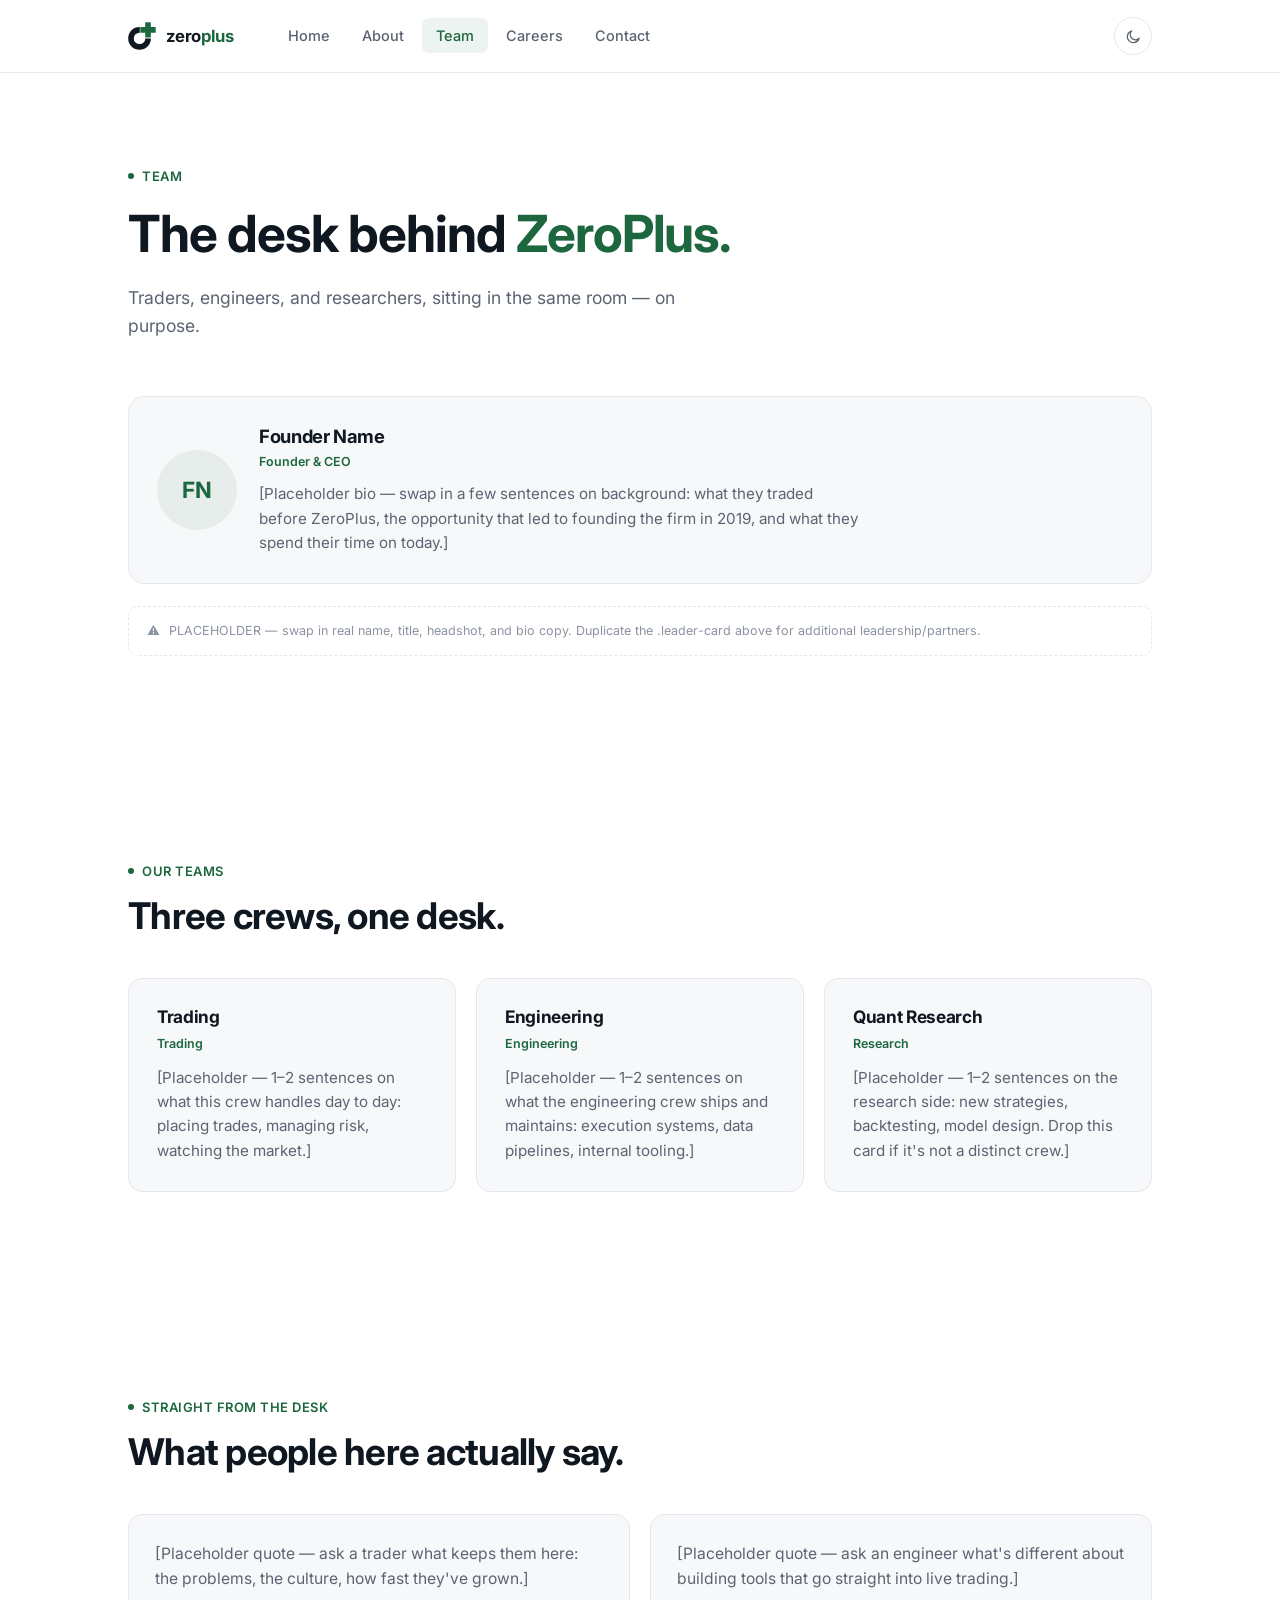
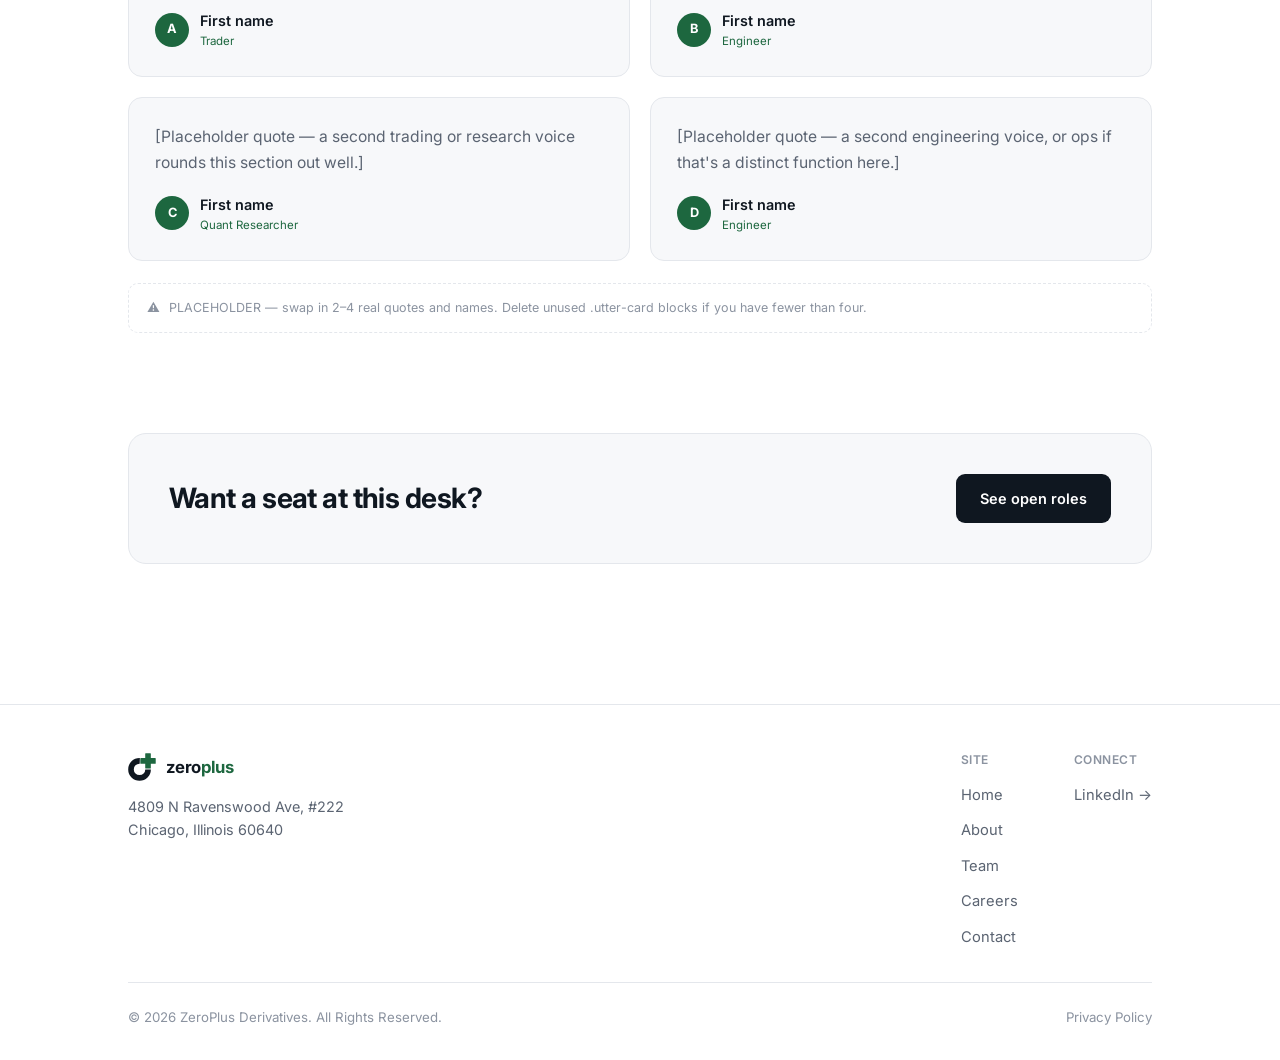
<file: team.html>
<!DOCTYPE html>
<html lang="en">
<head>
<meta charset="UTF-8">
<meta name="viewport" content="width=device-width, initial-scale=1.0">
<title>Team &mdash; ZeroPlus Derivatives</title>
<meta name="description" content="Meet the desk behind ZeroPlus Derivatives &mdash; traders, engineers, and researchers working as one unit, not three departments.">
<link rel="icon" href="assets/logo-mark.png">
<link rel="stylesheet" href="css/theme.css">
</head>
<body>

<nav class="site-nav" aria-label="Primary">
  <div class="wrap bar">
    <a href="index.html" class="brand">
      <svg viewBox="0 0 100 100" xmlns="http://www.w3.org/2000/svg" aria-hidden="true">
        <circle cx="41.2" cy="58.5" r="30.5" fill="none" stroke-width="20" stroke-dasharray="143.73 47.91" style="stroke: var(--ink);"/>
        <g transform="translate(71.5 28.2)">
          <rect x="-10" y="-27.5" width="20" height="55" rx="2" style="fill: var(--accent);"/>
          <rect x="-27.5" y="-10" width="55" height="20" rx="2" style="fill: var(--accent);"/>
        </g>
      </svg>
      <span class="word">zero<span class="g">plus</span></span>
    </a>
    <ul class="nav-links">
      <li><a href="index.html">Home</a></li>
      <li><a href="about.html">About</a></li>
      <li><a href="team.html" class="is-active">Team</a></li>
      <li><a href="careers.html">Careers</a></li>
      <li><a href="contact.html">Contact</a></li>
    </ul>
    <div class="nav-right">
      <button class="theme-toggle" aria-label="Toggle light and dark mode">
        <svg class="icon-moon" viewBox="0 0 24 24" fill="none"><path d="M20 14.5A8.5 8.5 0 1 1 9.5 4a7 7 0 0 0 10.5 10.5Z" stroke="currentColor" stroke-width="1.7" stroke-linejoin="round"/></svg>
        <svg class="icon-sun" viewBox="0 0 24 24" fill="none"><circle cx="12" cy="12" r="4.2" stroke="currentColor" stroke-width="1.7"/><path d="M12 2.5v2.3M12 19.2v2.3M4.9 4.9l1.6 1.6M17.5 17.5l1.6 1.6M2.5 12h2.3M19.2 12h2.3M4.9 19.1l1.6-1.6M17.5 6.5l1.6-1.6" stroke="currentColor" stroke-width="1.7" stroke-linecap="round"/></svg>
      </button>
      <button class="nav-toggle-mobile" aria-label="Toggle menu" aria-expanded="false">
        <svg width="18" height="14" viewBox="0 0 18 14" fill="none" xmlns="http://www.w3.org/2000/svg">
          <path d="M0 1H18M0 7H18M0 13H18" stroke="currentColor" stroke-width="1.6"/>
        </svg>
      </button>
    </div>
  </div>
</nav>

<div class="main">
<main>

  <!-- PAGE INTRO -->
  <section class="wrap" style="padding-top: clamp(56px, 8vw, 88px); padding-bottom: clamp(40px, 6vw, 56px);">
    <span class="eyebrow">Team</span>
    <h1 style="margin-top:16px; font-size: clamp(2rem, 4.4vw, 3.2rem); max-width: 780px;">The desk behind <span style="color: var(--accent);">ZeroPlus.</span></h1>
    <p style="margin-top:20px; color: var(--muted); font-size:1.1rem; max-width:56ch;">Traders, engineers, and researchers, sitting in the same room &mdash; on purpose.</p>
  </section>

  <!-- LEADERSHIP -->
  <section class="block reveal" style="padding-top:0;">
    <div class="wrap">
      <div class="leader-card">
        <div class="leader-photo"><span>FN</span></div>
        <div class="leader-text">
          <h3>Founder Name</h3>
          <span class="role">Founder &amp; CEO</span>
          <p>[Placeholder bio &mdash; swap in a few sentences on background: what they traded before ZeroPlus, the opportunity that led to founding the firm in 2019, and what they spend their time on today.]</p>
        </div>
      </div>
      <div class="note">
        <span>&#9888;</span>
        <span>PLACEHOLDER &mdash; swap in real name, title, headshot, and bio copy. Duplicate the .leader-card above for additional leadership/partners.</span>
      </div>
    </div>
  </section>

  <!-- TEAM GROUPS -->
  <section class="block reveal">
    <div class="wrap">
      <div class="section-head">
        <span class="eyebrow">Our Teams</span>
        <h2>Three crews, one desk.</h2>
      </div>
      <div class="card-grid">
        <div class="card">
          <h3>Trading</h3>
          <span class="role">Trading</span>
          <p>[Placeholder &mdash; 1&ndash;2 sentences on what this crew handles day to day: placing trades, managing risk, watching the market.]</p>
        </div>
        <div class="card">
          <h3>Engineering</h3>
          <span class="role">Engineering</span>
          <p>[Placeholder &mdash; 1&ndash;2 sentences on what the engineering crew ships and maintains: execution systems, data pipelines, internal tooling.]</p>
        </div>
        <div class="card">
          <h3>Quant Research</h3>
          <span class="role">Research</span>
          <p>[Placeholder &mdash; 1&ndash;2 sentences on the research side: new strategies, backtesting, model design. Drop this card if it's not a distinct crew.]</p>
        </div>
      </div>
    </div>
  </section>

  <!-- QUOTES -->
  <section class="block reveal">
    <div class="wrap">
      <div class="section-head">
        <span class="eyebrow">Straight From The Desk</span>
        <h2>What people here actually say.</h2>
      </div>
      <div class="utter-grid">
        <div class="utter-card">
          <blockquote>[Placeholder quote &mdash; ask a trader what keeps them here: the problems, the culture, how fast they've grown.]</blockquote>
          <div class="utter-who">
            <div class="utter-avatar">A</div>
            <div><div class="utter-name">First name</div><div class="utter-role">Trader</div></div>
          </div>
        </div>
        <div class="utter-card">
          <blockquote>[Placeholder quote &mdash; ask an engineer what's different about building tools that go straight into live trading.]</blockquote>
          <div class="utter-who">
            <div class="utter-avatar">B</div>
            <div><div class="utter-name">First name</div><div class="utter-role">Engineer</div></div>
          </div>
        </div>
        <div class="utter-card">
          <blockquote>[Placeholder quote &mdash; a second trading or research voice rounds this section out well.]</blockquote>
          <div class="utter-who">
            <div class="utter-avatar">C</div>
            <div><div class="utter-name">First name</div><div class="utter-role">Quant Researcher</div></div>
          </div>
        </div>
        <div class="utter-card">
          <blockquote>[Placeholder quote &mdash; a second engineering voice, or ops if that's a distinct function here.]</blockquote>
          <div class="utter-who">
            <div class="utter-avatar">D</div>
            <div><div class="utter-name">First name</div><div class="utter-role">Engineer</div></div>
          </div>
        </div>
      </div>
      <div class="note">
        <span>&#9888;</span>
        <span>PLACEHOLDER &mdash; swap in 2&ndash;4 real quotes and names. Delete unused .utter-card blocks if you have fewer than four.</span>
      </div>
    </div>
  </section>

  <!-- CTA -->
  <section class="block reveal" style="padding-top:0;">
    <div class="wrap">
      <div class="cta-band">
        <h2>Want a seat at this desk?</h2>
        <a href="careers.html" class="btn btn-solid">See open roles</a>
      </div>
    </div>
  </section>

</main>
</div>

<footer class="site-foot">
  <div class="wrap">
    <div class="foot-top">
      <div class="foot-brand">
        <a href="index.html" class="brand" style="margin-bottom: 4px;">
          <svg viewBox="0 0 100 100" xmlns="http://www.w3.org/2000/svg" aria-hidden="true">
            <circle cx="41.2" cy="58.5" r="30.5" fill="none" stroke-width="20" stroke-dasharray="143.73 47.91" style="stroke: var(--ink);"/>
            <g transform="translate(71.5 28.2)">
              <rect x="-10" y="-27.5" width="20" height="55" rx="2" style="fill: var(--accent);"/>
              <rect x="-27.5" y="-10" width="55" height="20" rx="2" style="fill: var(--accent);"/>
            </g>
          </svg>
          <span class="word">zero<span class="g">plus</span></span>
        </a>
        <address>4809 N Ravenswood Ave, #222<br>Chicago, Illinois 60640</address>
      </div>
      <div class="foot-nav">
        <div>
          <h4>Site</h4>
          <ul>
            <li><a href="index.html">Home</a></li>
            <li><a href="about.html">About</a></li>
            <li><a href="team.html">Team</a></li>
            <li><a href="careers.html">Careers</a></li>
            <li><a href="contact.html">Contact</a></li>
          </ul>
        </div>
        <div>
          <h4>Connect</h4>
          <ul>
            <li><a href="https://www.linkedin.com/company/zeroplus-derivatives-llc/" target="_blank" rel="noopener">LinkedIn &rarr;</a></li>
          </ul>
        </div>
      </div>
    </div>
    <div class="foot-bottom">
      <span>&copy; 2026 ZeroPlus Derivatives. All Rights Reserved.</span>
      <a href="#">Privacy Policy</a>
    </div>
  </div>
</footer>

<script src="js/main.js"></script>
</body>
</html>
</file>
<file: css/theme.css>
/* =========================================================
   ZeroPlus Derivatives — CLEAN PROFESSIONAL DESIGN
   Restrained, conventional layout appropriate for a trading
   firm — simple top nav, plain feature grid, one accent
   color used sparingly. A few tasteful interactions
   (count-up stats, scroll reveals, nav shadow-on-scroll)
   rather than heavy visual gimmicks.
   ========================================================= */
@import url('https://fonts.googleapis.com/css2?family=Inter:wght@300;400;500;600;700;800&display=swap');

:root {
  --bg: #FFFFFF;
  --surface: #F7F8FA;
  --surface-2: #EEF0F3;
  --ink: #0F1720;
  --muted: #5B6472;
  --dim: #8B93A0;
  --line: #E4E7EC;
  --accent: #1D673F;
  --accent-soft: rgba(29,103,63,0.08);
  --on-accent: #FFFFFF;
  --shadow: 0 1px 2px rgba(15,23,32,0.04), 0 1px 1px rgba(15,23,32,0.03);
  --shadow-md: 0 4px 16px -4px rgba(15,23,32,0.10);
  color-scheme: light;
}

[data-theme="dark"] {
  --bg: #0B1015;
  --surface: #121820;
  --surface-2: #171E27;
  --ink: #EEF1F5;
  --muted: #8B95A3;
  --dim: #565F6B;
  --line: rgba(255,255,255,0.10);
  --accent: #34D17A;
  --accent-soft: rgba(52,209,122,0.12);
  --on-accent: #0B1015;
  --shadow: 0 1px 2px rgba(0,0,0,0.3);
  --shadow-md: 0 8px 24px -6px rgba(0,0,0,0.5);
  color-scheme: dark;
}

* { box-sizing: border-box; }
html { scroll-behavior: smooth; }
body {
  margin: 0;
  background: var(--bg);
  color: var(--ink);
  font-family: 'Inter', system-ui, sans-serif;
  font-size: 16px;
  line-height: 1.6;
  -webkit-font-smoothing: antialiased;
  transition: background 0.25s ease, color 0.25s ease;
}
img { max-width: 100%; display: block; }
a { color: inherit; text-decoration: none; }
ul { margin: 0; padding: 0; list-style: none; }
h1, h2, h3, h4 { margin: 0; font-weight: 700; letter-spacing: -0.02em; line-height: 1.2; }
p { margin: 0; }
button { font-family: inherit; cursor: pointer; background: none; border: none; color: inherit; }
:focus-visible { outline: 2px solid var(--accent); outline-offset: 3px; }

.wrap { max-width: 1120px; margin: 0 auto; padding-left: clamp(20px, 4.5vw, 48px); padding-right: clamp(20px, 4.5vw, 48px); }

.eyebrow {
  display: inline-flex; align-items: center; gap: 8px;
  font-size: 13px; font-weight: 600; letter-spacing: 0.04em;
  text-transform: uppercase; color: var(--accent);
}
.eyebrow::before { content: ''; width: 6px; height: 6px; border-radius: 50%; background: var(--accent); }

/* =========================================================
   Nav — simple bar, shadow appears once you scroll
   ========================================================= */
.site-nav {
  position: sticky; top: 0; z-index: 200; background: var(--bg);
  border-bottom: 1px solid var(--line);
  transition: box-shadow 0.2s ease;
}
.site-nav.is-scrolled { box-shadow: var(--shadow-md); }
.site-nav .bar { display: flex; align-items: center; gap: 32px; height: 72px; }
.brand { display: flex; align-items: center; gap: 10px; }
.brand svg { width: 28px; height: 28px; }
.brand .word { font-weight: 700; font-size: 1.05rem; letter-spacing: -0.01em; }
.brand .word .g { color: var(--accent); }

.nav-links { display: flex; align-items: center; gap: 4px; margin-left: 8px; }
.nav-links a {
  padding: 9px 14px; border-radius: 7px; font-size: 14.5px; font-weight: 500; color: var(--muted);
  transition: color 0.15s ease, background 0.15s ease;
}
.nav-links a:hover { color: var(--ink); background: var(--surface); }
.nav-links a.is-active { color: var(--accent); background: var(--accent-soft); }

.nav-right { display: flex; align-items: center; gap: 10px; margin-left: auto; }
.theme-toggle {
  display: flex; align-items: center; justify-content: center;
  width: 38px; height: 38px; border-radius: 50%; border: 1px solid var(--line); color: var(--muted);
  transition: color 0.15s ease, border-color 0.15s ease, background 0.15s ease;
}
.theme-toggle:hover { color: var(--ink); background: var(--surface); }
.theme-toggle svg { width: 17px; height: 17px; }
.theme-toggle .icon-sun { display: none; }
[data-theme="dark"] .theme-toggle .icon-moon { display: none; }
[data-theme="dark"] .theme-toggle .icon-sun { display: block; }

.nav-toggle-mobile { display: none; }
@media (max-width: 880px) {
  .nav-links { display: none; }
  .nav-toggle-mobile { display: flex; align-items: center; justify-content: center; width: 38px; height: 38px; color: var(--ink); }
  .site-nav.is-open .nav-links {
    display: flex; flex-direction: column; align-items: stretch; gap: 2px;
    position: fixed; top: 72px; left: 0; right: 0; bottom: 0; background: var(--bg); z-index: 199; padding: 12px 20px; overflow-y: auto;
  }
  .site-nav.is-open .nav-links a { padding: 14px 12px; font-size: 16px; }
}

.main { }

/* =========================================================
   Hero
   ========================================================= */
.hero { position: relative; overflow: hidden; padding: clamp(64px, 10vw, 116px) 0 clamp(48px, 7vw, 84px); }
.hero-glow {
  position: absolute; z-index: 0; top: -10%; right: -8%;
  width: clamp(360px, 44vw, 640px); height: clamp(360px, 44vw, 640px);
  background: radial-gradient(circle, var(--accent-soft), transparent 68%);
  pointer-events: none;
}
.hero .wrap { position: relative; z-index: 1; }
.hero-inner { max-width: 760px; }
.hero h1 { margin-top: 20px; font-size: clamp(2.3rem, 5vw, 3.6rem); }
.hero h1 .thin { font-weight: 400; color: var(--muted); display: block; }
.hero h1 .accent { color: var(--accent); display: block; }
.hero .lede { margin-top: 24px; font-size: 1.1rem; color: var(--muted); max-width: 58ch; }
.cta-row { margin-top: 32px; display: flex; gap: 12px; flex-wrap: wrap; }

.btn {
  display: inline-flex; align-items: center; gap: 8px;
  padding: 13px 24px; border-radius: 9px;
  font-size: 14.5px; font-weight: 600;
  transition: all 0.15s ease;
}
.btn-solid { background: var(--ink); color: var(--bg); }
.btn-solid:hover { background: var(--accent); color: var(--on-accent); box-shadow: var(--shadow-md); }
.btn-line { border: 1px solid var(--line); color: var(--ink); }
.btn-line:hover { border-color: var(--accent); color: var(--accent); }

/* =========================================================
   Stats — count-up
   ========================================================= */
.stat-strip { border-top: 1px solid var(--line); border-bottom: 1px solid var(--line); }
.stat-grid { display: grid; grid-template-columns: repeat(4, 1fr); }
.stat-cell { padding: 32px clamp(16px, 2.5vw, 28px); border-left: 1px solid var(--line); }
.stat-cell:first-child { border-left: none; }
.stat-cell .val { font-size: clamp(1.9rem, 3vw, 2.5rem); font-weight: 800; letter-spacing: -0.02em; font-variant-numeric: tabular-nums; }
.stat-cell .val .u { color: var(--accent); }
.stat-cell .lbl { margin-top: 8px; font-size: 13.5px; color: var(--muted); }
@media (max-width: 680px) { .stat-grid { grid-template-columns: repeat(2, 1fr); } .stat-cell:nth-child(2n+1) { border-left: none; } .stat-cell:nth-child(n+3) { border-top: 1px solid var(--line); } }

/* =========================================================
   Section shell
   ========================================================= */
section.block { padding: clamp(56px, 8vw, 100px) 0; }
.section-head { max-width: 620px; margin-bottom: 40px; }
.section-head h2 { margin-top: 12px; font-size: clamp(1.6rem, 3vw, 2.3rem); }
.section-head p { margin-top: 14px; color: var(--muted); font-size: 1.02rem; }
.section-head.center { max-width: 620px; margin-left: auto; margin-right: auto; text-align: center; }

/* =========================================================
   Feature / role cards
   ========================================================= */
.card-grid { display: grid; grid-template-columns: repeat(3, 1fr); gap: 20px; }
.card {
  padding: 28px; background: var(--surface); border: 1px solid var(--line); border-radius: 14px;
  transition: transform 0.18s ease, box-shadow 0.18s ease, border-color 0.18s ease;
}
.card:hover { transform: translateY(-3px); box-shadow: var(--shadow-md); border-color: var(--accent); }
.card-icon {
  width: 44px; height: 44px; border-radius: 10px; background: var(--accent-soft); color: var(--accent);
  display: flex; align-items: center; justify-content: center; margin-bottom: 18px;
}
.card-icon svg { width: 22px; height: 22px; }
.card h3 { font-size: 1.08rem; }
.card .role { display: block; margin-top: 6px; font-size: 12.5px; font-weight: 600; color: var(--accent); }
.card p { margin-top: 12px; color: var(--muted); font-size: 0.95rem; }
@media (max-width: 780px) { .card-grid { grid-template-columns: 1fr; } }

/* =========================================================
   Statement / pull quote
   ========================================================= */
.statement { background: var(--surface); border-top: 1px solid var(--line); border-bottom: 1px solid var(--line); }
.statement .wrap { max-width: 780px; text-align: center; padding-top: 72px; padding-bottom: 72px; }
.statement blockquote {
  margin: 20px 0 0; font-size: clamp(1.3rem, 2.6vw, 1.8rem); font-weight: 600; line-height: 1.45; letter-spacing: -0.01em;
}
.statement blockquote strong { color: var(--ink); }
.statement blockquote .accent { color: var(--accent); }
.statement .cta-row { justify-content: center; margin-top: 30px; }

/* =========================================================
   Illustration split (About page)
   ========================================================= */
.split { display: grid; grid-template-columns: 1fr 1fr; gap: 48px; align-items: center; }
.split.reverse .art-panel { order: 2; }
.split.reverse .split-text { order: 1; }
.split-text h3 { font-size: clamp(1.25rem, 2.2vw, 1.6rem); }
.split-text p { margin-top: 16px; color: var(--muted); max-width: 50ch; }
.split-text p + p { margin-top: 10px; }
.art-panel { border-radius: 16px; overflow: hidden; border: 1px solid var(--line); background: var(--surface); aspect-ratio: 4/3; }
.art-panel svg { width: 100%; height: 100%; display: block; }
@media (max-width: 820px) {
  .split { grid-template-columns: 1fr; gap: 28px; }
  .split.reverse .art-panel, .split.reverse .split-text { order: unset; }
}

/* =========================================================
   Leadership + notes (Team)
   ========================================================= */
.leader-card { display: flex; gap: 22px; align-items: center; padding: 28px; background: var(--surface); border: 1px solid var(--line); border-radius: 16px; }
.leader-photo {
  width: 80px; height: 80px; border-radius: 50%; flex-shrink: 0; background: var(--accent-soft);
  display: flex; align-items: center; justify-content: center; font-weight: 700; font-size: 1.4rem; color: var(--accent);
}
.leader-text h3 { font-size: 1.15rem; }
.leader-text .role { font-size: 12.5px; font-weight: 600; color: var(--accent); margin-top: 5px; display: block; }
.leader-text p { margin-top: 10px; color: var(--muted); font-size: 0.95rem; max-width: 60ch; }

.note {
  margin-top: 22px; padding: 14px 18px; border: 1px dashed var(--line); border-radius: 10px;
  font-size: 12.5px; color: var(--dim); display: flex; gap: 9px; align-items: flex-start;
}

/* =========================================================
   Quote grid (Team page)
   ========================================================= */
.utter-grid { display: grid; grid-template-columns: repeat(2, 1fr); gap: 20px; }
.utter-card { padding: 26px; background: var(--surface); border: 1px solid var(--line); border-radius: 14px; }
.utter-card blockquote { margin: 0; color: var(--muted); font-size: 0.98rem; line-height: 1.6; }
.utter-who { margin-top: 18px; display: flex; align-items: center; gap: 11px; }
.utter-avatar { width: 34px; height: 34px; border-radius: 50%; background: var(--accent); color: var(--on-accent); display: flex; align-items: center; justify-content: center; font-weight: 700; font-size: 0.8rem; flex-shrink: 0; }
.utter-name { font-size: 0.9rem; font-weight: 600; }
.utter-role { font-size: 11.5px; color: var(--accent); }
@media (max-width: 700px) { .utter-grid { grid-template-columns: 1fr; } }

/* =========================================================
   Careers job cards
   ========================================================= */
.job-card { padding: clamp(24px, 3.5vw, 34px); background: var(--surface); border: 1px solid var(--line); border-radius: 16px; margin-bottom: 18px; }
.job-top { display: flex; justify-content: space-between; align-items: flex-start; gap: 20px; flex-wrap: wrap; }
.job-card h3 { font-size: 1.3rem; }
.job-tags { margin-top: 10px; display: flex; gap: 8px; flex-wrap: wrap; }
.job-tags span { font-size: 11.5px; font-weight: 500; color: var(--muted); background: var(--bg); border: 1px solid var(--line); padding: 5px 11px; border-radius: 999px; }
.job-desc { margin-top: 18px; color: var(--muted); max-width: 64ch; font-size: 0.97rem; }
.job-card ul { margin-top: 16px; display: grid; gap: 9px; }
.job-card li { padding-left: 18px; position: relative; color: var(--muted); font-size: 0.93rem; }
.job-card li::before { content: ''; position: absolute; left: 0; top: 9px; width: 6px; height: 6px; border-radius: 50%; background: var(--accent); }

/* =========================================================
   Contact
   ========================================================= */
.contact-cols { display: grid; grid-template-columns: 0.85fr 1.15fr; gap: 20px; }
.contact-panel { background: var(--surface); border: 1px solid var(--line); border-radius: 16px; overflow: hidden; }
.contact-item { padding: 20px 24px; border-bottom: 1px solid var(--line); }
.contact-item:last-child { border-bottom: none; }
.contact-item .lbl { font-size: 12px; font-weight: 600; text-transform: uppercase; letter-spacing: 0.03em; color: var(--accent); }
.contact-item .v { margin-top: 8px; font-size: 1.02rem; }
.contact-item a.v:hover { color: var(--accent); }
.map-panel { border: 1px solid var(--line); border-radius: 16px; overflow: hidden; min-height: 300px; }
.map-panel iframe { width: 100%; height: 100%; border: 0; display: block; }
[data-theme="dark"] .map-panel iframe { filter: grayscale(0.5) invert(0.9) contrast(0.9); }
@media (max-width: 780px) { .contact-cols { grid-template-columns: 1fr; } }

/* =========================================================
   CTA band
   ========================================================= */
.cta-band {
  display: flex; align-items: center; justify-content: space-between; gap: 24px; flex-wrap: wrap;
  padding: clamp(28px, 4vw, 40px); background: var(--surface); border: 1px solid var(--line); border-radius: 18px;
}
.cta-band h2 { font-size: clamp(1.35rem, 2.4vw, 1.75rem); max-width: 480px; }

/* =========================================================
   Footer
   ========================================================= */
.site-foot { border-top: 1px solid var(--line); padding: 48px 0 32px; margin-top: 40px; }
.foot-top { display: flex; justify-content: space-between; align-items: flex-start; flex-wrap: wrap; gap: 32px; padding-bottom: 32px; }
.foot-brand address { font-style: normal; margin-top: 14px; color: var(--muted); font-size: 0.9rem; line-height: 1.6; }
.foot-nav { display: flex; gap: 56px; flex-wrap: wrap; }
.foot-nav h4 { font-size: 12px; font-weight: 600; text-transform: uppercase; letter-spacing: 0.04em; color: var(--dim); margin-bottom: 14px; }
.foot-nav ul { display: flex; flex-direction: column; gap: 10px; }
.foot-nav a { color: var(--muted); font-size: 0.92rem; transition: color 0.15s ease; }
.foot-nav a:hover { color: var(--accent); }
.foot-bottom { display: flex; justify-content: space-between; align-items: center; flex-wrap: wrap; gap: 12px; padding-top: 24px; border-top: 1px solid var(--line); font-size: 0.83rem; color: var(--dim); }
.foot-bottom a:hover { color: var(--accent); }

/* =========================================================
   Reveal on scroll
   ========================================================= */
.reveal { opacity: 0; transform: translateY(16px); transition: opacity 0.55s ease, transform 0.55s ease; }
.reveal.in-view { opacity: 1; transform: translateY(0); }
@media (prefers-reduced-motion: reduce) { .reveal { opacity: 1; transform: none; transition: none; } }
</file>
